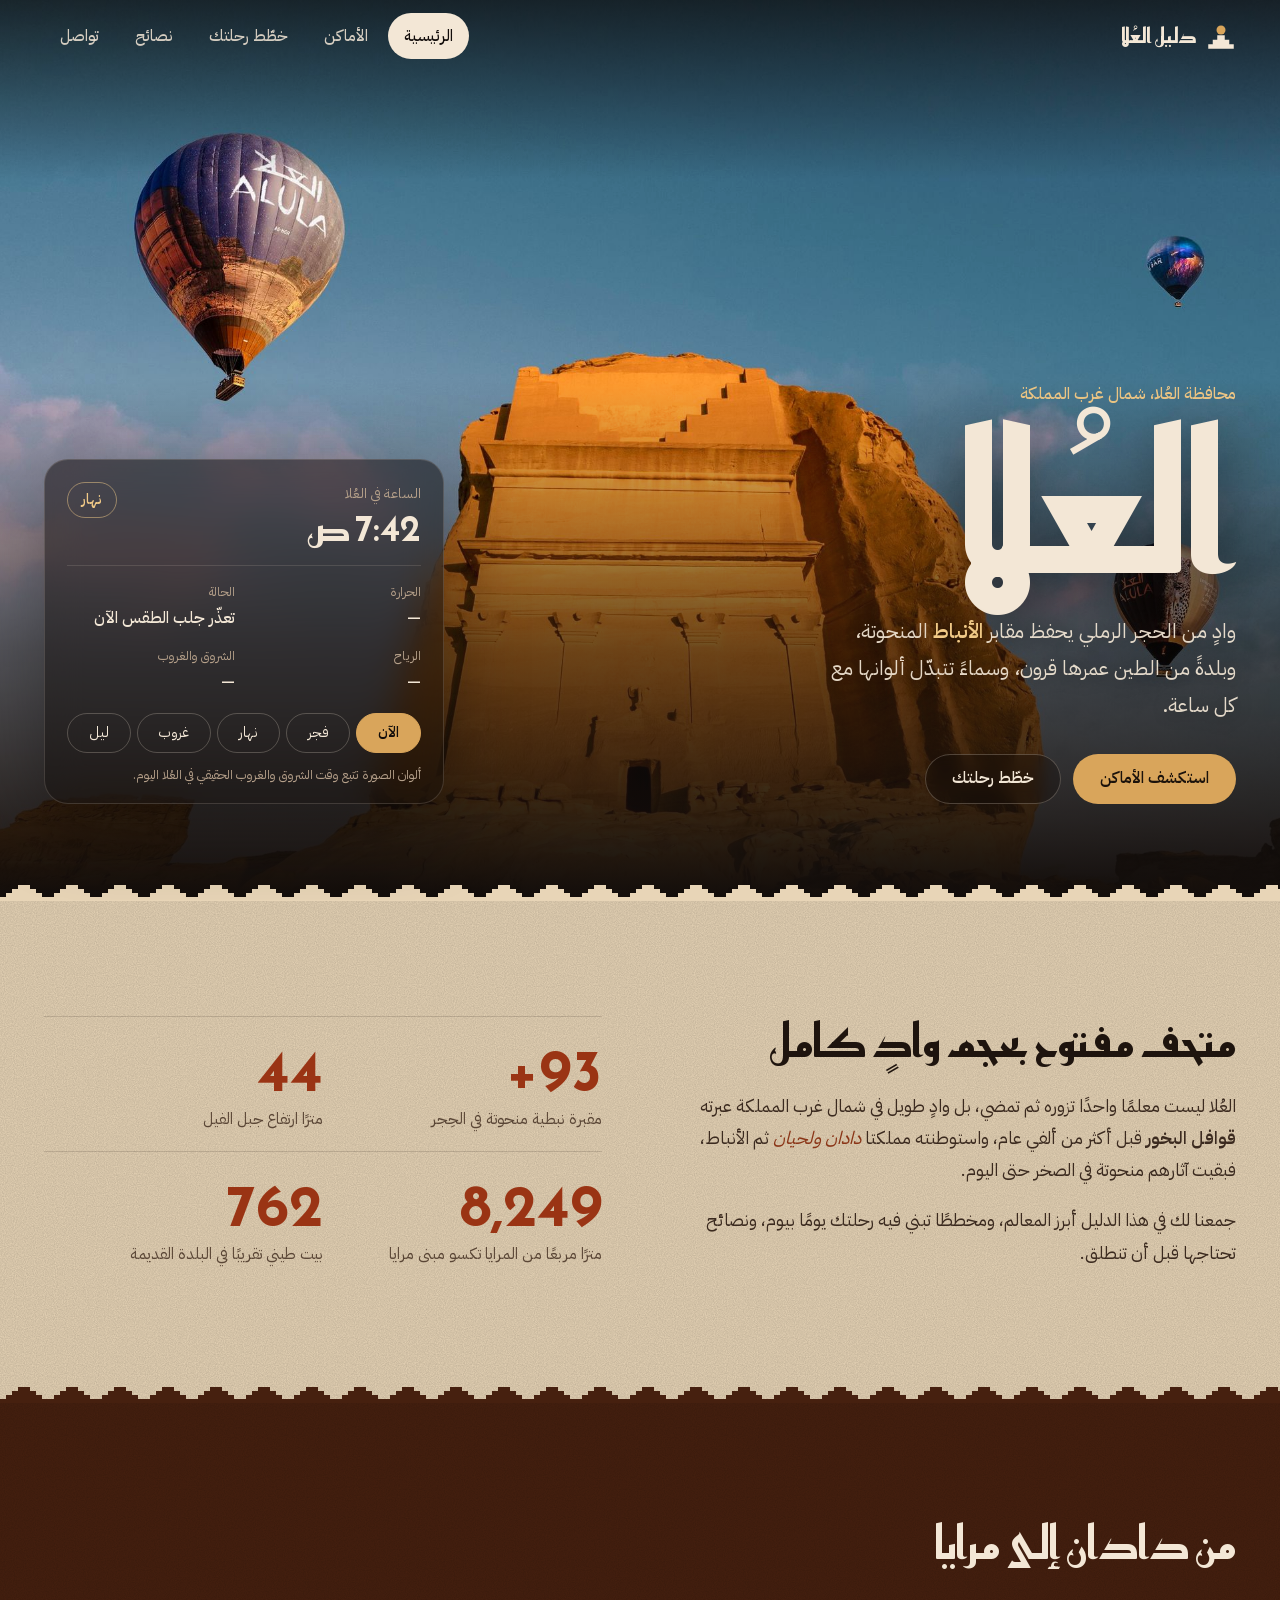
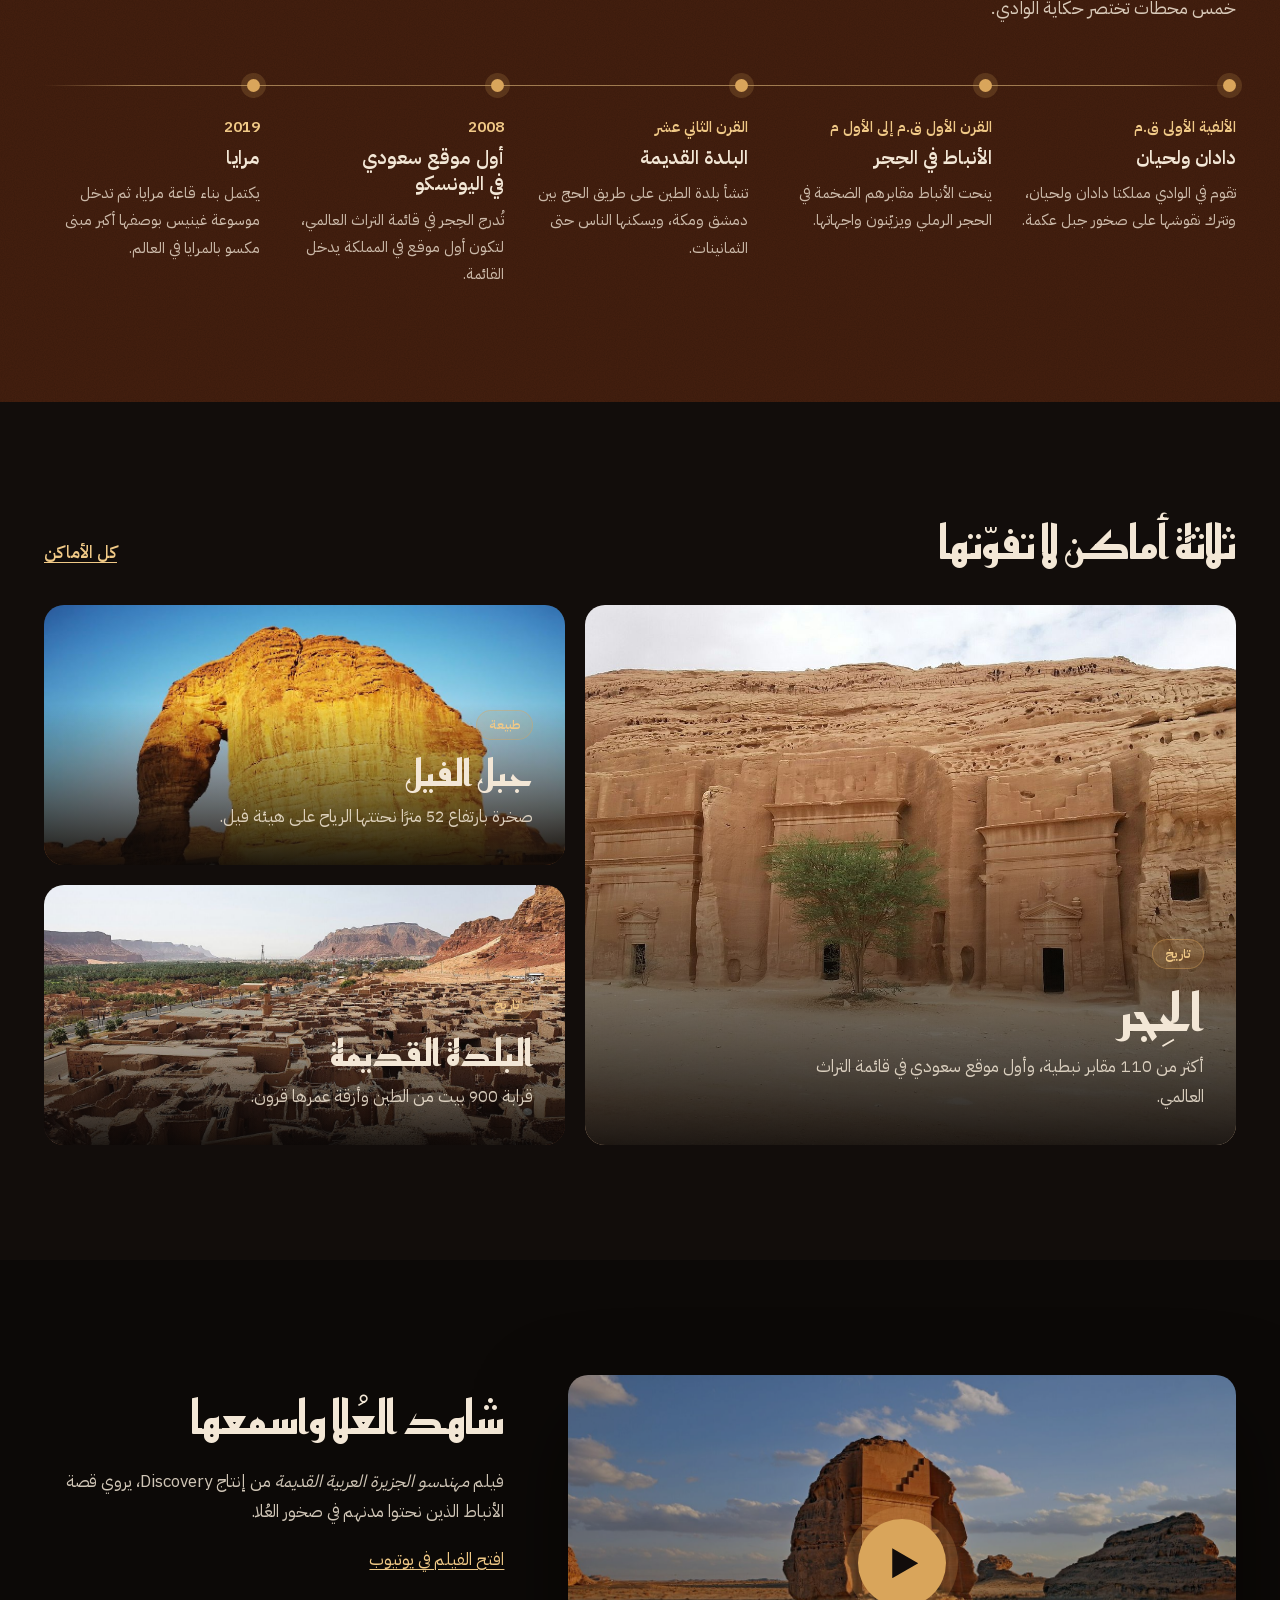
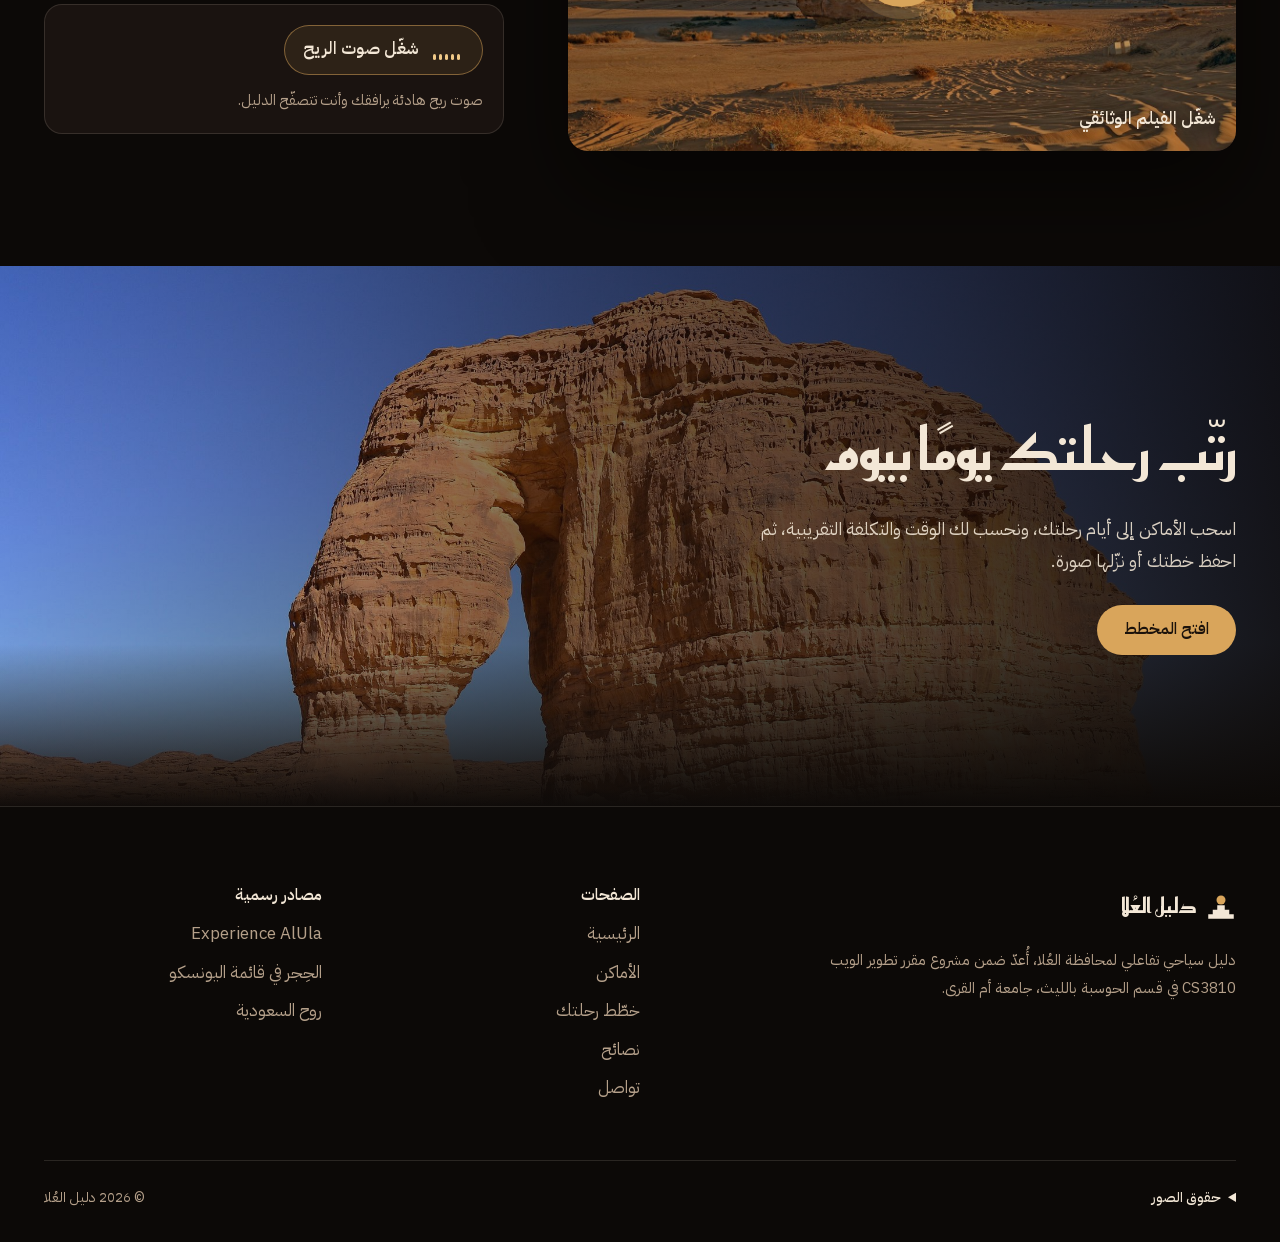
<file: index.html>
<!DOCTYPE html>
<html lang="ar" dir="rtl">
<head>
<meta charset="UTF-8">
<meta name="viewport" content="width=device-width, initial-scale=1">
<title>دليل العُلا | واحة التاريخ في شمال غرب المملكة</title>
<meta name="description" content="دليل سياحي تفاعلي لمحافظة العُلا: أبرز المعالم، ومخطط رحلات، وطقس مباشر.">
<meta name="theme-color" content="#120d0b">
<link rel="icon" href="media/favicon.svg" type="image/svg+xml">
<link rel="stylesheet" href="css/style.css">
</head>
<body class="page-home" data-page="home">
<a class="skip-link" href="#main">انتقل إلى المحتوى</a>
<header class="site-header" id="top">
  <div class="bar">
    <a class="brand" href="index.html">
      <svg class="brand-mark" viewBox="0 0 40 40" aria-hidden="true"><circle cx="20" cy="12" r="6"/><path d="M3 37v-6h6v-6h6v-6h10v6h6v6h6v6z"/></svg>
      <span class="brand-name">دليل العُلا</span>
    </a>
    <button class="nav-toggle" type="button" aria-expanded="false" aria-controls="site-nav">
      <span class="nav-toggle-lines" aria-hidden="true"><i></i><i></i></span>
      <span class="sr-only">القائمة</span>
    </button>
    <nav class="site-nav" id="site-nav" aria-label="التنقل الرئيسي">
      <ul>
        <li><a href="index.html" aria-current="page">الرئيسية</a></li>
        <li><a href="places.html">الأماكن</a></li>
        <li><a href="planner.html">خطّط رحلتك</a></li>
        <li><a href="tips.html">نصائح</a></li>
        <li><a href="contact.html">تواصل</a></li>
      </ul>
    </nav>
  </div>
</header>

<main id="main">
<section class="hero" id="hero" data-phase="sunset" aria-labelledby="hero-title">
  <div class="hero-media">
    <img class="hero-img" src="media/hero-hegra.jpg" alt="قصر الفريد في الحِجر تحت ضوء ذهبي ومناطيد تحلّق في السماء" fetchpriority="high">
    <div class="hero-tint tint-dawn" aria-hidden="true"></div>
    <div class="hero-tint tint-sunset" aria-hidden="true"></div>
    <div class="hero-tint tint-night" aria-hidden="true"></div>
    <canvas class="hero-stars" id="stars" aria-hidden="true"></canvas>
    <div class="hero-shade" aria-hidden="true"></div>
  </div>

  <div class="wrap hero-layout">
    <div class="hero-copy">
      <p class="hero-place">محافظة العُلا، شمال غرب المملكة</p>
      <h1 id="hero-title">العُلا</h1>
      <p class="hero-lead">وادٍ من الحجر الرملي يحفظ مقابر <b>الأنباط</b> المنحوتة، وبلدةً من الطين عمرها قرون، وسماءً تتبدّل ألوانها مع كل ساعة.</p>
      <div class="hero-actions">
        <a class="btn btn-gold" href="places.html">استكشف الأماكن</a>
        <a class="btn btn-ghost" href="planner.html">خطّط رحلتك</a>
      </div>
    </div>

    <aside class="sky-panel" aria-label="الوقت والطقس في العُلا الآن">
      <div class="sky-head">
        <div>
          <span class="sky-label">الساعة في العُلا</span>
          <strong class="sky-time" id="alula-time">--:--</strong>
        </div>
        <span class="sky-phase" id="phase-name">غروب</span>
      </div>
      <dl class="weather">
        <div><dt>الحرارة</dt><dd id="w-temp">--</dd></div>
        <div><dt>الحالة</dt><dd id="w-desc">جارٍ التحميل</dd></div>
        <div><dt>الرياح</dt><dd id="w-wind">--</dd></div>
        <div><dt>الشروق والغروب</dt><dd id="w-sun">--</dd></div>
      </dl>
      <div class="phase-switch" role="group" aria-label="غيّر لون السماء">
        <button type="button" data-phase="auto" aria-pressed="true">الآن</button>
        <button type="button" data-phase="dawn" aria-pressed="false">فجر</button>
        <button type="button" data-phase="day" aria-pressed="false">نهار</button>
        <button type="button" data-phase="sunset" aria-pressed="false">غروب</button>
        <button type="button" data-phase="night" aria-pressed="false">ليل</button>
      </div>
      <p class="sky-note">ألوان الصورة تتبع وقت الشروق والغروب الحقيقي في العُلا اليوم.</p>
    </aside>
  </div>
</section>

<section class="band band-sand steps-top" id="intro" aria-labelledby="intro-title">
  <div class="wrap intro-grid">
    <div class="intro-text">
      <h2 id="intro-title">متحف مفتوح بحجم وادٍ كامل</h2>
      <p>العُلا ليست معلمًا واحدًا تزوره ثم تمضي، بل وادٍ طويل في شمال غرب المملكة عبرته <b>قوافل البخور</b> قبل أكثر من ألفي عام، واستوطنته مملكتا <i>دادان ولحيان</i> ثم الأنباط، فبقيت آثارهم منحوتة في الصخر حتى اليوم.</p>
      <p>جمعنا لك في هذا الدليل أبرز المعالم، ومخططًا تبني فيه رحلتك يومًا بيوم، ونصائح تحتاجها قبل أن تنطلق.</p>
    </div>
    <ul class="facts">
      <li><strong data-count="110" data-suffix="+">110+</strong><span>مقبرة نبطية منحوتة في الحِجر</span></li>
      <li><strong data-count="52">52</strong><span>مترًا ارتفاع جبل الفيل</span></li>
      <li><strong data-count="9740">9,740</strong><span>مترًا مربعًا من المرايا تكسو مبنى مرايا</span></li>
      <li><strong data-count="900">900</strong><span>بيت طيني تقريبًا في البلدة القديمة</span></li>
    </ul>
  </div>
</section>

<section class="band band-ember steps-top" aria-labelledby="timeline-title">
  <div class="wrap">
    <h2 id="timeline-title">من دادان إلى مرايا</h2>
    <p class="section-lead">خمس محطات تختصر حكاية الوادي.</p>
    <ol class="timeline">
      <li>
        <span class="tl-when">الألفية الأولى ق.م</span>
        <h3>دادان ولحيان</h3>
        <p>تقوم في الوادي مملكتا دادان ولحيان، وتترك نقوشها على صخور جبل عكمة.</p>
      </li>
      <li>
        <span class="tl-when">القرن الأول ق.م إلى الأول م</span>
        <h3>الأنباط في الحِجر</h3>
        <p>ينحت الأنباط مقابرهم الضخمة في الحجر الرملي ويزيّنون واجهاتها.</p>
      </li>
      <li>
        <span class="tl-when">القرن الثاني عشر</span>
        <h3>البلدة القديمة</h3>
        <p>تنشأ بلدة الطين على طريق الحج بين دمشق ومكة، ويسكنها الناس حتى الثمانينات.</p>
      </li>
      <li>
        <span class="tl-when">2008</span>
        <h3>أول موقع سعودي في اليونسكو</h3>
        <p>تُدرج الحِجر في قائمة التراث العالمي، لتكون أول موقع في المملكة يدخل القائمة.</p>
      </li>
      <li>
        <span class="tl-when">2019</span>
        <h3>مرايا</h3>
        <p>يكتمل بناء قاعة مرايا، ثم تدخل موسوعة غينيس بوصفها أكبر مبنى مكسو بالمرايا في العالم.</p>
      </li>
    </ol>
  </div>
</section>

<section class="band band-ink" aria-labelledby="featured-title">
  <div class="wrap">
    <div class="section-head">
      <h2 id="featured-title">ثلاثة أماكن لا تفوّتها</h2>
      <a class="link-more" href="places.html">كل الأماكن</a>
    </div>
    <div class="feature-grid">
      <a class="feature feature-lg" href="places.html#hegra">
        <img src="media/hegra.jpg" alt="صف من المقابر النبطية المنحوتة في واجهة صخرية بالحِجر" loading="lazy">
        <div class="feature-text">
          <span class="tag">تاريخ</span>
          <h3>الحِجر</h3>
          <p>أكثر من 110 مقابر نبطية، وأول موقع سعودي في قائمة التراث العالمي.</p>
        </div>
      </a>
      <a class="feature" href="places.html#elephant">
        <img src="media/elephant-rock.jpg" alt="جبل الفيل في ضوء ذهبي تحت سماء زرقاء" loading="lazy">
        <div class="feature-text">
          <span class="tag">طبيعة</span>
          <h3>جبل الفيل</h3>
          <p>صخرة بارتفاع 52 مترًا نحتتها الرياح على هيئة فيل.</p>
        </div>
      </a>
      <a class="feature" href="places.html#oldtown">
        <img src="media/old-town.jpg" alt="بيوت البلدة القديمة الطينية في العُلا كما تبدو من القلعة" loading="lazy">
        <div class="feature-text">
          <span class="tag">تاريخ</span>
          <h3>البلدة القديمة</h3>
          <p>قرابة 900 بيت من الطين وأزقة عمرها قرون.</p>
        </div>
      </a>
    </div>
  </div>
</section>

<section class="band band-deep" aria-labelledby="film-title">
  <div class="wrap film-grid">
    <div class="film-player" id="film">
      <button class="film-facade" type="button" id="film-play" data-video="z8A0LpX7_yM">
        <img src="media/film-poster.jpg" alt="قصر الفريد وسط الصحراء في الحِجر" loading="lazy">
        <span class="play-icon" aria-hidden="true"></span>
        <span class="film-caption">شغّل الفيلم الوثائقي</span>
      </button>
    </div>
    <div class="film-text">
      <h2 id="film-title">شاهد العُلا واسمعها</h2>
      <p>فيلم <i>مهندسو الجزيرة العربية القديمة</i> من إنتاج Discovery، يروي قصة الأنباط الذين نحتوا مدنهم في صخور العُلا.</p>
      <p><a class="link-ext" href="https://www.youtube.com/watch?v=z8A0LpX7_yM" target="_blank" rel="noopener">افتح الفيلم في يوتيوب</a></p>
      <div class="sound-card">
        <button class="sound-btn" type="button" id="sound-toggle" aria-pressed="false">
          <span class="eq" aria-hidden="true"><i></i><i></i><i></i><i></i><i></i></span>
          <span class="sound-label">شغّل صوت الريح</span>
        </button>
        <p>صوت ريح هادئة يرافقك وأنت تتصفّح الدليل.</p>
        <audio id="desert-audio" src="media/desert-wind.mp3" loop preload="none">متصفحك لا يدعم تشغيل الصوت.</audio>
      </div>
    </div>
  </div>
</section>

<section class="cta" aria-labelledby="cta-title">
  <img class="cta-bg" src="media/cta.jpg" alt="" loading="lazy">
  <div class="wrap cta-inner">
    <h2 id="cta-title">رتّب رحلتك يومًا بيوم</h2>
    <p>اسحب الأماكن إلى أيام رحلتك، ونحسب لك الوقت والتكلفة التقريبية، ثم احفظ خطتك أو نزّلها صورة.</p>
    <a class="btn btn-gold" href="planner.html">افتح المخطط</a>
  </div>
</section>

</main>
<footer class="site-footer">
  <div class="wrap footer-grid">
    <div class="footer-brand">
      <a class="brand" href="index.html">
        <svg class="brand-mark" viewBox="0 0 40 40" aria-hidden="true"><circle cx="20" cy="12" r="6"/><path d="M3 37v-6h6v-6h6v-6h10v6h6v6h6v6z"/></svg>
        <span class="brand-name">دليل العُلا</span>
      </a>
      <p>دليل سياحي تفاعلي لمحافظة العُلا، أُعدّ ضمن مشروع مقرر تطوير الويب <span dir="ltr">CS3810</span> في قسم الحوسبة بالليث، جامعة أم القرى.</p>
    </div>
    <nav class="footer-col" aria-label="صفحات الموقع">
      <h2>الصفحات</h2>
      <ul>
        <li><a href="index.html">الرئيسية</a></li>
        <li><a href="places.html">الأماكن</a></li>
        <li><a href="planner.html">خطّط رحلتك</a></li>
        <li><a href="tips.html">نصائح</a></li>
        <li><a href="contact.html">تواصل</a></li>
      </ul>
    </nav>
    <div class="footer-col">
      <h2>مصادر رسمية</h2>
      <ul>
        <li><a href="https://www.experiencealula.com" target="_blank" rel="noopener">Experience AlUla</a></li>
        <li><a href="https://whc.unesco.org/en/list/1293" target="_blank" rel="noopener">الحِجر في قائمة اليونسكو</a></li>
        <li><a href="https://www.visitsaudi.com" target="_blank" rel="noopener">روح السعودية</a></li>
      </ul>
    </div>
  </div>
  <div class="wrap footer-bottom">
    <details class="credits">
      <summary>حقوق الصور</summary>
      <p>جميع الصور من <a href="https://commons.wikimedia.org" target="_blank" rel="noopener">ويكيميديا كومنز</a> برخص حرة، مع حفظ حق كل مصوّر.</p>
      <ul>
        <li><a href="https://commons.wikimedia.org/wiki/File:%22Summer_Untold%22_Campaign_Launched%2C_AlUla_%282024%29.jpg" target="_blank" rel="noopener">قصر الفريد في الحِجر</a>، تصوير وكالة الأنباء السعودية (واس)، <span dir="ltr">CC BY-SA 4.0</span></li>
        <li><a href="https://commons.wikimedia.org/wiki/File:20141006_143132_resized.jpg" target="_blank" rel="noopener">مقابر الحِجر</a>، تصوير Franksuresh، <span dir="ltr">CC0</span></li>
        <li><a href="https://commons.wikimedia.org/wiki/File:Elephant_Rock_Al_Ula.jpg" target="_blank" rel="noopener">جبل الفيل</a>، تصوير Lukas31، <span dir="ltr">CC BY-SA 4.0</span></li>
        <li><a href="https://commons.wikimedia.org/wiki/File:Maraya_Concert_Hall_20260130_5.jpg" target="_blank" rel="noopener">مرايا</a>، تصوير Z thomas، <span dir="ltr">CC BY 4.0</span></li>
        <li><a href="https://commons.wikimedia.org/wiki/File:Al-Ula_Old_Town_2021.jpg" target="_blank" rel="noopener">البلدة القديمة</a>، تصوير Richard Mortel، <span dir="ltr">CC BY 2.0</span></li>
        <li><a href="https://commons.wikimedia.org/wiki/File:Ancient_site_of_Dadan_at_al-Ula%2C_1st_millenium_BCE%2C_Saudi_Arabia_1.jpg" target="_blank" rel="noopener">دادان</a>، تصوير Richard Mortel، <span dir="ltr">CC BY 2.0</span></li>
        <li><a href="https://commons.wikimedia.org/wiki/File:Jabal_Ikmah%2C_ancient_Arabian_rock_art_and_inscription_site%3B_1st_millenium_BCE%3B_al-Ula%2C_Saudi_Arabia_%2819%29.jpg" target="_blank" rel="noopener">جبل عكمة</a>، تصوير Richard Mortel، <span dir="ltr">CC BY 2.0</span></li>
        <li><a href="https://commons.wikimedia.org/wiki/File:Al_Ula_%286748577917%29.jpg" target="_blank" rel="noopener">إطلالة على واحة العُلا</a>، تصوير Sammy Six، <span dir="ltr">CC BY 2.0</span></li>
        <li><a href="https://commons.wikimedia.org/wiki/File:%D9%82%D8%B5%D8%B1_%D8%A7%D9%84%D9%81%D8%B1%D9%8A%D8%AF.jpg" target="_blank" rel="noopener">قصر الفريد والأزهار البرية</a>، تصوير وكالة الأنباء السعودية (واس)، <span dir="ltr">CC BY-SA 4.0</span></li>
        <li><a href="https://commons.wikimedia.org/wiki/File:Al_Ula_%286749309959%29.jpg" target="_blank" rel="noopener">جبال العُلا</a>، تصوير Sammy Six، <span dir="ltr">CC BY 2.0</span></li>
        <li><a href="https://commons.wikimedia.org/wiki/File:Ancient_site_of_Dadan_at_al-Ula%2C_1st_millenium_BCE%2C_Saudi_Arabia_36.jpg" target="_blank" rel="noopener">واحة العُلا قرب دادان</a>، تصوير Richard Mortel، <span dir="ltr">CC BY 2.0</span></li>
        <li><a href="https://commons.wikimedia.org/wiki/File:Al-Ula_Old_Town_2021_Wikivoyage_banner.jpg" target="_blank" rel="noopener">بانوراما البلدة القديمة</a>، تصوير Richard Mortel، <span dir="ltr">CC BY 2.0</span></li>
        <li><a href="https://commons.wikimedia.org/wiki/File:Madain_Saleh_2017_02.jpg" target="_blank" rel="noopener">الحِجر</a>، تصوير Ahmad AlHasanat، <span dir="ltr">CC BY-SA 4.0</span></li>
        <li><a href="https://commons.wikimedia.org/wiki/File:Elephant_Rock_%286736020449%29.jpg" target="_blank" rel="noopener">جبل الفيل من بعيد</a>، تصوير Sammy Six، <span dir="ltr">CC BY 2.0</span></li>
      </ul>
    </details>
    <p class="copy">© 2026 دليل العُلا</p>
  </div>
</footer>

<script src="js/script.js"></script>
</body>
</html>
</file>
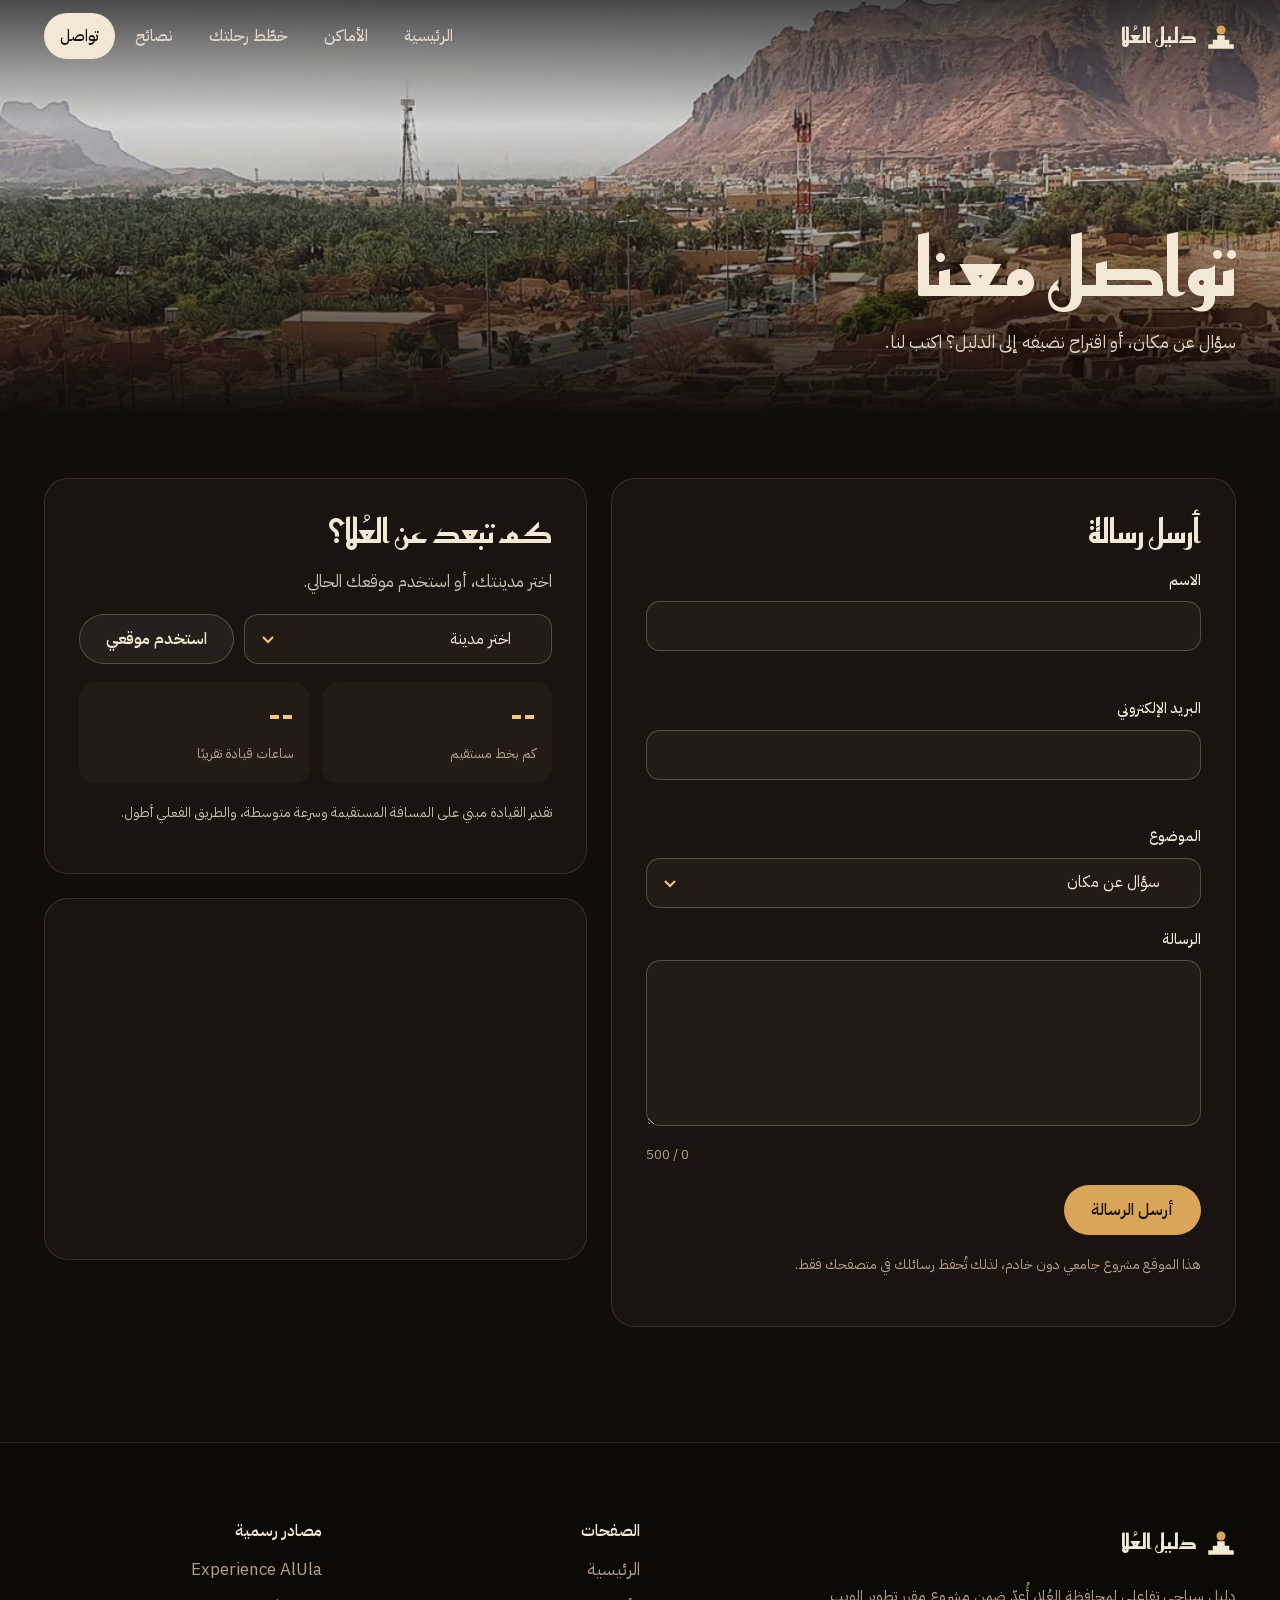
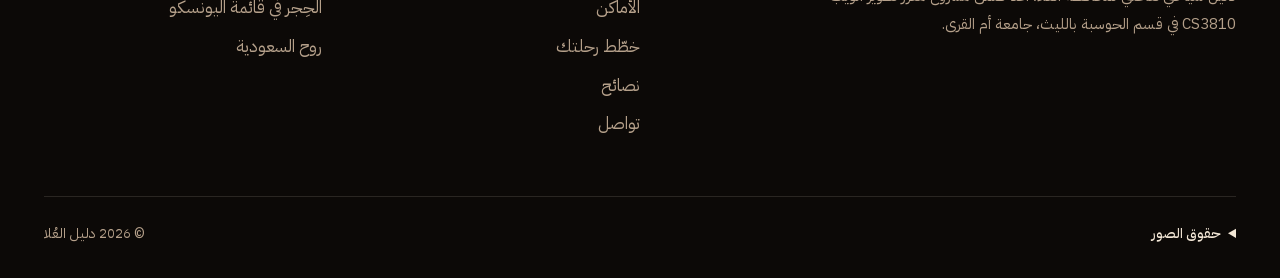
<file: contact.html>
<!DOCTYPE html>
<html lang="ar" dir="rtl">
<head>
<meta charset="UTF-8">
<meta name="viewport" content="width=device-width, initial-scale=1">
<title>تواصل معنا | دليل العُلا</title>
<meta name="description" content="راسل فريق دليل العُلا واحسب المسافة من مدينتك.">
<meta name="theme-color" content="#120d0b">
<link rel="icon" href="media/favicon.svg" type="image/svg+xml">
<link rel="stylesheet" href="css/style.css">
</head>
<body class="page-contact" data-page="contact">
<a class="skip-link" href="#main">انتقل إلى المحتوى</a>
<header class="site-header" id="top">
  <div class="bar">
    <a class="brand" href="index.html">
      <svg class="brand-mark" viewBox="0 0 40 40" aria-hidden="true"><circle cx="20" cy="12" r="6"/><path d="M3 37v-6h6v-6h6v-6h10v6h6v6h6v6z"/></svg>
      <span class="brand-name">دليل العُلا</span>
    </a>
    <button class="nav-toggle" type="button" aria-expanded="false" aria-controls="site-nav">
      <span class="nav-toggle-lines" aria-hidden="true"><i></i><i></i></span>
      <span class="sr-only">القائمة</span>
    </button>
    <nav class="site-nav" id="site-nav" aria-label="التنقل الرئيسي">
      <ul>
        <li><a href="index.html">الرئيسية</a></li>
        <li><a href="places.html">الأماكن</a></li>
        <li><a href="planner.html">خطّط رحلتك</a></li>
        <li><a href="tips.html">نصائح</a></li>
        <li><a href="contact.html" aria-current="page">تواصل</a></li>
      </ul>
    </nav>
  </div>
</header>

<main id="main">
<section class="page-hero page-hero-short">
  <img class="page-hero-img" src="media/banner-contact.jpg" alt="بانوراما لبيوت البلدة القديمة في العُلا">
  <div class="wrap page-hero-text">
    <h1>تواصل معنا</h1>
    <p>سؤال عن مكان، أو اقتراح نضيفه إلى الدليل؟ اكتب لنا.</p>
  </div>
</section>

<section class="band band-ink" aria-labelledby="form-title">
  <div class="wrap contact-grid">
    <div class="panel form-panel">
      <h2 id="form-title">أرسل رسالة</h2>
      <form id="contact-form" novalidate>
        <div class="field">
          <label for="c-name">الاسم</label>
          <input id="c-name" name="name" type="text" autocomplete="name" aria-describedby="c-name-error">
          <p class="error" id="c-name-error" aria-live="polite"></p>
        </div>
        <div class="field">
          <label for="c-email">البريد الإلكتروني</label>
          <input id="c-email" name="email" type="email" autocomplete="email" dir="ltr" aria-describedby="c-email-error">
          <p class="error" id="c-email-error" aria-live="polite"></p>
        </div>
        <div class="field">
          <label for="c-topic">الموضوع</label>
          <select id="c-topic" name="topic">
            <option>سؤال عن مكان</option>
            <option>اقتراح مكان جديد</option>
            <option>ملاحظة على الموقع</option>
          </select>
        </div>
        <div class="field">
          <label for="c-message">الرسالة</label>
          <textarea id="c-message" name="message" rows="5" maxlength="500" aria-describedby="c-message-error c-count"></textarea>
          <div class="field-foot">
            <p class="error" id="c-message-error" aria-live="polite"></p>
            <span class="counter" id="c-count">0 / 500</span>
          </div>
        </div>
        <button type="submit" class="btn btn-gold">أرسل الرسالة</button>
        <p class="fine">هذا الموقع مشروع جامعي دون خادم، لذلك تُحفظ رسائلك في متصفحك فقط.</p>
      </form>
      <div class="sent" id="sent-box" hidden>
        <h3>رسائلك المحفوظة</h3>
        <ul class="sent-list" id="sent-list"></ul>
      </div>
    </div>

    <div class="side">
      <div class="panel distance-card">
        <h2>كم تبعد عن العُلا؟</h2>
        <p>اختر مدينتك، أو استخدم موقعك الحالي.</p>
        <div class="distance-controls">
          <label class="sr-only" for="city">مدينتك</label>
          <select id="city">
            <option value="">اختر مدينة</option>
            <option value="21.4858,39.1925">جدة</option>
            <option value="21.3891,39.8579">مكة المكرمة</option>
            <option value="24.4686,39.6142">المدينة المنورة</option>
            <option value="20.1497,40.2700">الليث</option>
            <option value="21.2703,40.4158">الطائف</option>
            <option value="24.7136,46.6753">الرياض</option>
            <option value="26.4207,50.0888">الدمام</option>
            <option value="28.3835,36.5662">تبوك</option>
            <option value="18.2164,42.5053">أبها</option>
          </select>
          <button type="button" class="btn btn-ghost" id="locate">استخدم موقعي</button>
        </div>
        <div class="distance-result" aria-live="polite">
          <div><b id="d-km">--</b><span>كم بخط مستقيم</span></div>
          <div><b id="d-drive">--</b><span>ساعات قيادة تقريبًا</span></div>
        </div>
        <p class="fine" id="d-note">تقدير القيادة مبني على المسافة المستقيمة وسرعة متوسطة، والطريق الفعلي أطول.</p>
      </div>
      <div class="panel map-embed">
        <iframe src="https://www.google.com/maps?q=AlUla%20Old%20Town&amp;z=12&amp;output=embed" title="خريطة البلدة القديمة في العُلا" loading="lazy" referrerpolicy="no-referrer-when-downgrade"></iframe>
      </div>
    </div>
  </div>
</section>

</main>
<footer class="site-footer">
  <div class="wrap footer-grid">
    <div class="footer-brand">
      <a class="brand" href="index.html">
        <svg class="brand-mark" viewBox="0 0 40 40" aria-hidden="true"><circle cx="20" cy="12" r="6"/><path d="M3 37v-6h6v-6h6v-6h10v6h6v6h6v6z"/></svg>
        <span class="brand-name">دليل العُلا</span>
      </a>
      <p>دليل سياحي تفاعلي لمحافظة العُلا، أُعدّ ضمن مشروع مقرر تطوير الويب <span dir="ltr">CS3810</span> في قسم الحوسبة بالليث، جامعة أم القرى.</p>
    </div>
    <nav class="footer-col" aria-label="صفحات الموقع">
      <h2>الصفحات</h2>
      <ul>
        <li><a href="index.html">الرئيسية</a></li>
        <li><a href="places.html">الأماكن</a></li>
        <li><a href="planner.html">خطّط رحلتك</a></li>
        <li><a href="tips.html">نصائح</a></li>
        <li><a href="contact.html">تواصل</a></li>
      </ul>
    </nav>
    <div class="footer-col">
      <h2>مصادر رسمية</h2>
      <ul>
        <li><a href="https://www.experiencealula.com" target="_blank" rel="noopener">Experience AlUla</a></li>
        <li><a href="https://whc.unesco.org/en/list/1293" target="_blank" rel="noopener">الحِجر في قائمة اليونسكو</a></li>
        <li><a href="https://www.visitsaudi.com" target="_blank" rel="noopener">روح السعودية</a></li>
      </ul>
    </div>
  </div>
  <div class="wrap footer-bottom">
    <details class="credits">
      <summary>حقوق الصور</summary>
      <p>جميع الصور من <a href="https://commons.wikimedia.org" target="_blank" rel="noopener">ويكيميديا كومنز</a> برخص حرة، مع حفظ حق كل مصوّر.</p>
      <ul>
        <li><a href="https://commons.wikimedia.org/wiki/File:%22Summer_Untold%22_Campaign_Launched%2C_AlUla_%282024%29.jpg" target="_blank" rel="noopener">قصر الفريد في الحِجر</a>، تصوير وكالة الأنباء السعودية (واس)، <span dir="ltr">CC BY-SA 4.0</span></li>
        <li><a href="https://commons.wikimedia.org/wiki/File:20141006_143132_resized.jpg" target="_blank" rel="noopener">مقابر الحِجر</a>، تصوير Franksuresh، <span dir="ltr">CC0</span></li>
        <li><a href="https://commons.wikimedia.org/wiki/File:Elephant_Rock_Al_Ula.jpg" target="_blank" rel="noopener">جبل الفيل</a>، تصوير Lukas31، <span dir="ltr">CC BY-SA 4.0</span></li>
        <li><a href="https://commons.wikimedia.org/wiki/File:Maraya_Concert_Hall_20260130_5.jpg" target="_blank" rel="noopener">مرايا</a>، تصوير Z thomas، <span dir="ltr">CC BY 4.0</span></li>
        <li><a href="https://commons.wikimedia.org/wiki/File:Al-Ula_Old_Town_2021.jpg" target="_blank" rel="noopener">البلدة القديمة</a>، تصوير Richard Mortel، <span dir="ltr">CC BY 2.0</span></li>
        <li><a href="https://commons.wikimedia.org/wiki/File:Ancient_site_of_Dadan_at_al-Ula%2C_1st_millenium_BCE%2C_Saudi_Arabia_1.jpg" target="_blank" rel="noopener">دادان</a>، تصوير Richard Mortel، <span dir="ltr">CC BY 2.0</span></li>
        <li><a href="https://commons.wikimedia.org/wiki/File:Jabal_Ikmah%2C_ancient_Arabian_rock_art_and_inscription_site%3B_1st_millenium_BCE%3B_al-Ula%2C_Saudi_Arabia_%2819%29.jpg" target="_blank" rel="noopener">جبل عكمة</a>، تصوير Richard Mortel، <span dir="ltr">CC BY 2.0</span></li>
        <li><a href="https://commons.wikimedia.org/wiki/File:Al_Ula_%286748577917%29.jpg" target="_blank" rel="noopener">إطلالة على واحة العُلا</a>، تصوير Sammy Six، <span dir="ltr">CC BY 2.0</span></li>
        <li><a href="https://commons.wikimedia.org/wiki/File:%D9%82%D8%B5%D8%B1_%D8%A7%D9%84%D9%81%D8%B1%D9%8A%D8%AF.jpg" target="_blank" rel="noopener">قصر الفريد والأزهار البرية</a>، تصوير وكالة الأنباء السعودية (واس)، <span dir="ltr">CC BY-SA 4.0</span></li>
        <li><a href="https://commons.wikimedia.org/wiki/File:Al_Ula_%286749309959%29.jpg" target="_blank" rel="noopener">جبال العُلا</a>، تصوير Sammy Six، <span dir="ltr">CC BY 2.0</span></li>
        <li><a href="https://commons.wikimedia.org/wiki/File:Ancient_site_of_Dadan_at_al-Ula%2C_1st_millenium_BCE%2C_Saudi_Arabia_36.jpg" target="_blank" rel="noopener">واحة العُلا قرب دادان</a>، تصوير Richard Mortel، <span dir="ltr">CC BY 2.0</span></li>
        <li><a href="https://commons.wikimedia.org/wiki/File:Al-Ula_Old_Town_2021_Wikivoyage_banner.jpg" target="_blank" rel="noopener">بانوراما البلدة القديمة</a>، تصوير Richard Mortel، <span dir="ltr">CC BY 2.0</span></li>
        <li><a href="https://commons.wikimedia.org/wiki/File:Madain_Saleh_2017_02.jpg" target="_blank" rel="noopener">الحِجر</a>، تصوير Ahmad AlHasanat، <span dir="ltr">CC BY-SA 4.0</span></li>
        <li><a href="https://commons.wikimedia.org/wiki/File:Elephant_Rock_%286736020449%29.jpg" target="_blank" rel="noopener">جبل الفيل من بعيد</a>، تصوير Sammy Six، <span dir="ltr">CC BY 2.0</span></li>
      </ul>
    </details>
    <p class="copy">© 2026 دليل العُلا</p>
  </div>
</footer>

<script src="js/script.js"></script>
</body>
</html>
</file>
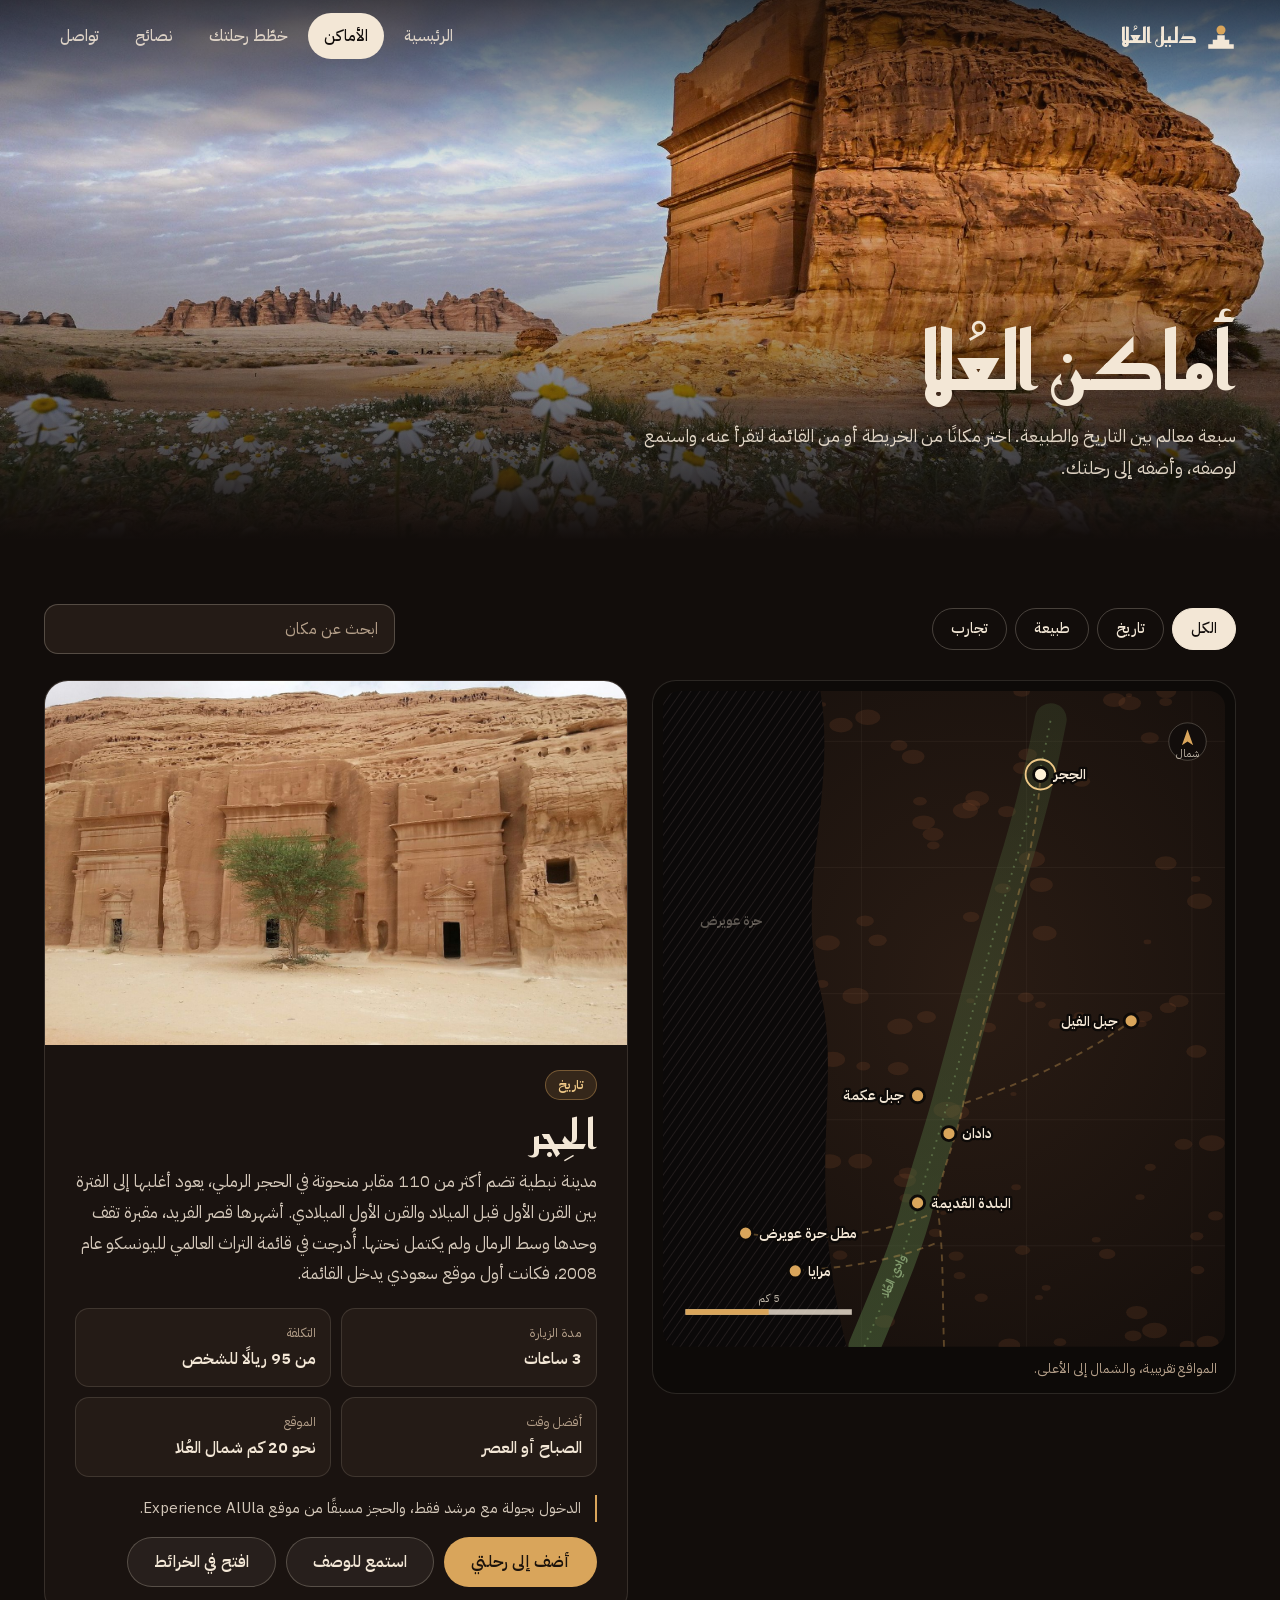
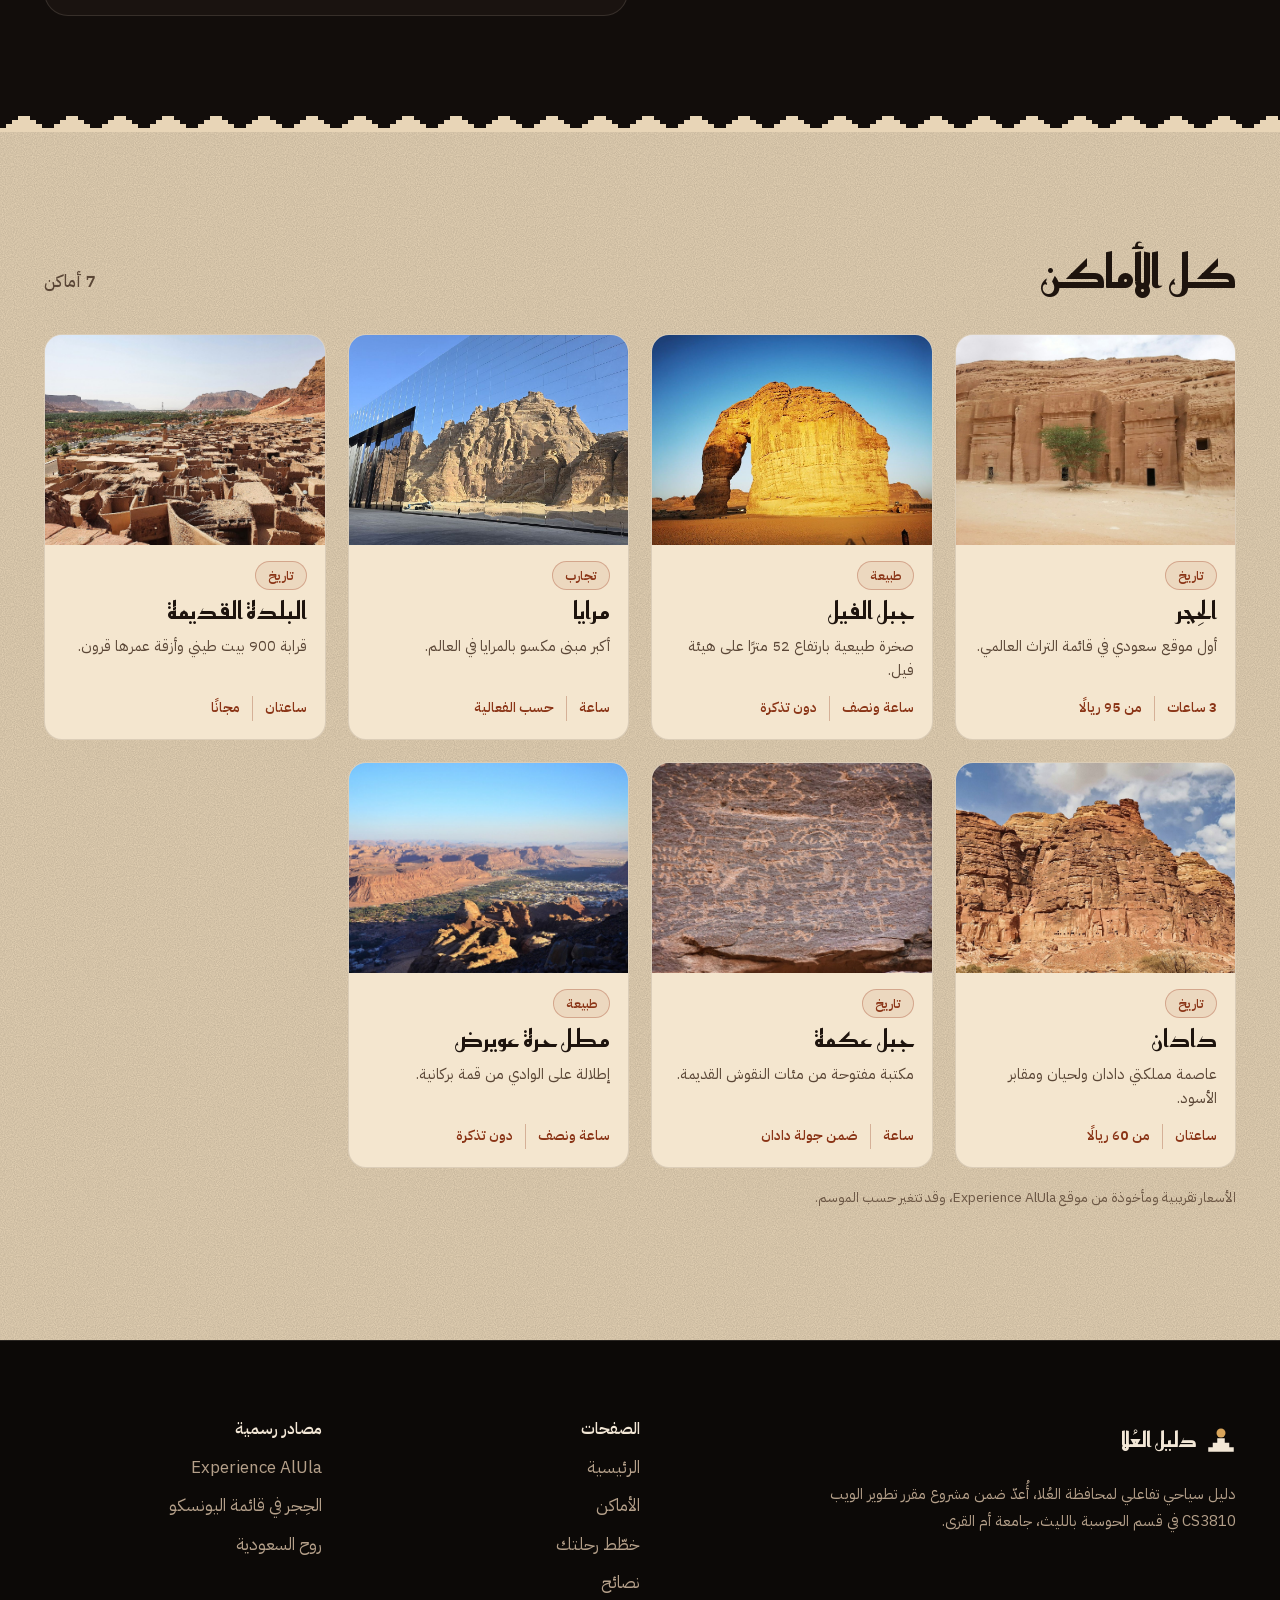
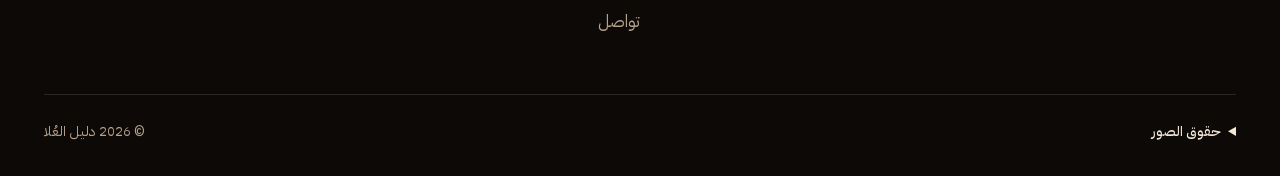
<file: places.html>
<!DOCTYPE html>
<html lang="ar" dir="rtl">
<head>
<meta charset="UTF-8">
<meta name="viewport" content="width=device-width, initial-scale=1">
<title>أماكن العُلا | دليل العُلا</title>
<meta name="description" content="خريطة تفاعلية لأبرز معالم العُلا مع وصف كل مكان ومدة زيارته وتكلفته التقريبية.">
<meta name="theme-color" content="#120d0b">
<link rel="icon" href="media/favicon.svg" type="image/svg+xml">
<link rel="stylesheet" href="css/style.css">
</head>
<body class="page-places" data-page="places">
<a class="skip-link" href="#main">انتقل إلى المحتوى</a>
<header class="site-header" id="top">
  <div class="bar">
    <a class="brand" href="index.html">
      <svg class="brand-mark" viewBox="0 0 40 40" aria-hidden="true"><circle cx="20" cy="12" r="6"/><path d="M3 37v-6h6v-6h6v-6h10v6h6v6h6v6z"/></svg>
      <span class="brand-name">دليل العُلا</span>
    </a>
    <button class="nav-toggle" type="button" aria-expanded="false" aria-controls="site-nav">
      <span class="nav-toggle-lines" aria-hidden="true"><i></i><i></i></span>
      <span class="sr-only">القائمة</span>
    </button>
    <nav class="site-nav" id="site-nav" aria-label="التنقل الرئيسي">
      <ul>
        <li><a href="index.html">الرئيسية</a></li>
        <li><a href="places.html" aria-current="page">الأماكن</a></li>
        <li><a href="planner.html">خطّط رحلتك</a></li>
        <li><a href="tips.html">نصائح</a></li>
        <li><a href="contact.html">تواصل</a></li>
      </ul>
    </nav>
  </div>
</header>

<main id="main">
<section class="page-hero">
  <img class="page-hero-img" src="media/banner-places.jpg" alt="قصر الفريد في الحِجر وأمامه أزهار برية">
  <div class="wrap page-hero-text">
    <h1>أماكن العُلا</h1>
    <p>سبعة معالم بين التاريخ والطبيعة. اختر مكانًا من الخريطة أو من القائمة لتقرأ عنه، واستمع لوصفه، وأضفه إلى رحلتك.</p>
  </div>
</section>

<section class="band band-ink" aria-labelledby="explorer-title">
  <div class="wrap">
    <h2 class="sr-only" id="explorer-title">مستكشف الأماكن</h2>
    <div class="toolbar">
      <div class="chips" role="group" aria-label="تصفية حسب النوع">
        <button class="chip" type="button" data-filter="all" aria-pressed="true">الكل</button>
        <button class="chip" type="button" data-filter="history" aria-pressed="false">تاريخ</button>
        <button class="chip" type="button" data-filter="nature" aria-pressed="false">طبيعة</button>
        <button class="chip" type="button" data-filter="experience" aria-pressed="false">تجارب</button>
      </div>
      <label class="search">
        <span class="sr-only">ابحث عن مكان</span>
        <input type="search" id="place-search" placeholder="ابحث عن مكان" autocomplete="off">
      </label>
    </div>

    <div class="explorer">
      <figure class="map-card">
        <svg id="map" viewBox="0 0 600 700" role="group" aria-labelledby="map-title">
          <title id="map-title">خريطة توضيحية لمواقع معالم العُلا</title>
        </svg>
        <figcaption>المواقع تقريبية، والشمال إلى الأعلى.</figcaption>
      </figure>
      <article class="detail" id="detail" aria-live="polite">
        <img class="detail-img" src="media/hegra.jpg" alt="صف من المقابر النبطية المنحوتة في واجهة صخرية بالحِجر">
        <div class="detail-body">
          <span class="tag">تاريخ</span>
          <h2>الحِجر</h2>
          <p>مدينة نبطية تضم أكثر من 110 مقابر منحوتة في الصخر.</p>
        </div>
      </article>
    </div>
  </div>
</section>

<section class="band band-sand steps-top" aria-labelledby="all-title">
  <div class="wrap">
    <div class="section-head">
      <h2 id="all-title">كل الأماكن</h2>
      <p class="count" id="result-count">7 أماكن</p>
    </div>
    <ul class="place-grid" id="place-grid">
      <li class="place-card" data-id="hegra" data-cat="history">
        <button type="button" class="place-open" data-id="hegra">
          <img src="media/hegra.jpg" alt="صف من المقابر النبطية المنحوتة في واجهة صخرية بالحِجر" loading="lazy">
          <span class="place-info">
            <span class="tag">تاريخ</span>
            <span class="place-name">الحِجر</span>
            <span class="place-short">أول موقع سعودي في قائمة التراث العالمي.</span>
            <span class="place-meta"><span>3 ساعات</span><span>من 95 ريالًا</span></span>
          </span>
        </button>
      </li>
      <li class="place-card" data-id="elephant" data-cat="nature">
        <button type="button" class="place-open" data-id="elephant">
          <img src="media/elephant-rock.jpg" alt="جبل الفيل في ضوء ذهبي تحت سماء زرقاء" loading="lazy">
          <span class="place-info">
            <span class="tag">طبيعة</span>
            <span class="place-name">جبل الفيل</span>
            <span class="place-short">صخرة طبيعية بارتفاع 52 مترًا على هيئة فيل.</span>
            <span class="place-meta"><span>ساعة ونصف</span><span>دون تذكرة</span></span>
          </span>
        </button>
      </li>
      <li class="place-card" data-id="maraya" data-cat="experience">
        <button type="button" class="place-open" data-id="maraya">
          <img src="media/maraya.jpg" alt="واجهة مبنى مرايا تعكس الجبال المحيطة به" loading="lazy">
          <span class="place-info">
            <span class="tag">تجارب</span>
            <span class="place-name">مرايا</span>
            <span class="place-short">أكبر مبنى مكسو بالمرايا في العالم.</span>
            <span class="place-meta"><span>ساعة</span><span>حسب الفعالية</span></span>
          </span>
        </button>
      </li>
      <li class="place-card" data-id="oldtown" data-cat="history">
        <button type="button" class="place-open" data-id="oldtown">
          <img src="media/old-town.jpg" alt="بيوت البلدة القديمة الطينية في العُلا كما تبدو من القلعة" loading="lazy">
          <span class="place-info">
            <span class="tag">تاريخ</span>
            <span class="place-name">البلدة القديمة</span>
            <span class="place-short">قرابة 900 بيت طيني وأزقة عمرها قرون.</span>
            <span class="place-meta"><span>ساعتان</span><span>مجانًا</span></span>
          </span>
        </button>
      </li>
      <li class="place-card" data-id="dadan" data-cat="history">
        <button type="button" class="place-open" data-id="dadan">
          <img src="media/dadan.jpg" alt="جرف صخري شاهق في موقع دادان الأثري" loading="lazy">
          <span class="place-info">
            <span class="tag">تاريخ</span>
            <span class="place-name">دادان</span>
            <span class="place-short">عاصمة مملكتي دادان ولحيان ومقابر الأسود.</span>
            <span class="place-meta"><span>ساعتان</span><span>من 60 ريالًا</span></span>
          </span>
        </button>
      </li>
      <li class="place-card" data-id="ikmah" data-cat="history">
        <button type="button" class="place-open" data-id="ikmah">
          <img src="media/ikmah.jpg" alt="نقوش ورسوم صخرية قديمة على صخور جبل عكمة" loading="lazy">
          <span class="place-info">
            <span class="tag">تاريخ</span>
            <span class="place-name">جبل عكمة</span>
            <span class="place-short">مكتبة مفتوحة من مئات النقوش القديمة.</span>
            <span class="place-meta"><span>ساعة</span><span>ضمن جولة دادان</span></span>
          </span>
        </button>
      </li>
      <li class="place-card" data-id="harrat" data-cat="nature">
        <button type="button" class="place-open" data-id="harrat">
          <img src="media/harrat.jpg" alt="إطلالة من مكان مرتفع على واحة العُلا والجبال المحيطة" loading="lazy">
          <span class="place-info">
            <span class="tag">طبيعة</span>
            <span class="place-name">مطل حرة عويرض</span>
            <span class="place-short">إطلالة على الوادي من قمة بركانية.</span>
            <span class="place-meta"><span>ساعة ونصف</span><span>دون تذكرة</span></span>
          </span>
        </button>
      </li>
    </ul>
    <p class="empty" id="no-results" hidden>لا يوجد مكان بهذا الاسم. جرّب كلمة أخرى أو اختر «الكل».</p>
    <p class="fine">الأسعار تقريبية ومأخوذة من موقع Experience AlUla، وقد تتغير حسب الموسم.</p>
  </div>
</section>

</main>
<footer class="site-footer">
  <div class="wrap footer-grid">
    <div class="footer-brand">
      <a class="brand" href="index.html">
        <svg class="brand-mark" viewBox="0 0 40 40" aria-hidden="true"><circle cx="20" cy="12" r="6"/><path d="M3 37v-6h6v-6h6v-6h10v6h6v6h6v6z"/></svg>
        <span class="brand-name">دليل العُلا</span>
      </a>
      <p>دليل سياحي تفاعلي لمحافظة العُلا، أُعدّ ضمن مشروع مقرر تطوير الويب <span dir="ltr">CS3810</span> في قسم الحوسبة بالليث، جامعة أم القرى.</p>
    </div>
    <nav class="footer-col" aria-label="صفحات الموقع">
      <h2>الصفحات</h2>
      <ul>
        <li><a href="index.html">الرئيسية</a></li>
        <li><a href="places.html">الأماكن</a></li>
        <li><a href="planner.html">خطّط رحلتك</a></li>
        <li><a href="tips.html">نصائح</a></li>
        <li><a href="contact.html">تواصل</a></li>
      </ul>
    </nav>
    <div class="footer-col">
      <h2>مصادر رسمية</h2>
      <ul>
        <li><a href="https://www.experiencealula.com" target="_blank" rel="noopener">Experience AlUla</a></li>
        <li><a href="https://whc.unesco.org/en/list/1293" target="_blank" rel="noopener">الحِجر في قائمة اليونسكو</a></li>
        <li><a href="https://www.visitsaudi.com" target="_blank" rel="noopener">روح السعودية</a></li>
      </ul>
    </div>
  </div>
  <div class="wrap footer-bottom">
    <details class="credits">
      <summary>حقوق الصور</summary>
      <p>جميع الصور من <a href="https://commons.wikimedia.org" target="_blank" rel="noopener">ويكيميديا كومنز</a> برخص حرة، مع حفظ حق كل مصوّر.</p>
      <ul>
        <li><a href="https://commons.wikimedia.org/wiki/File:%22Summer_Untold%22_Campaign_Launched%2C_AlUla_%282024%29.jpg" target="_blank" rel="noopener">قصر الفريد في الحِجر</a>، تصوير وكالة الأنباء السعودية (واس)، <span dir="ltr">CC BY-SA 4.0</span></li>
        <li><a href="https://commons.wikimedia.org/wiki/File:20141006_143132_resized.jpg" target="_blank" rel="noopener">مقابر الحِجر</a>، تصوير Franksuresh، <span dir="ltr">CC0</span></li>
        <li><a href="https://commons.wikimedia.org/wiki/File:Elephant_Rock_Al_Ula.jpg" target="_blank" rel="noopener">جبل الفيل</a>، تصوير Lukas31، <span dir="ltr">CC BY-SA 4.0</span></li>
        <li><a href="https://commons.wikimedia.org/wiki/File:Maraya_Concert_Hall_20260130_5.jpg" target="_blank" rel="noopener">مرايا</a>، تصوير Z thomas، <span dir="ltr">CC BY 4.0</span></li>
        <li><a href="https://commons.wikimedia.org/wiki/File:Al-Ula_Old_Town_2021.jpg" target="_blank" rel="noopener">البلدة القديمة</a>، تصوير Richard Mortel، <span dir="ltr">CC BY 2.0</span></li>
        <li><a href="https://commons.wikimedia.org/wiki/File:Ancient_site_of_Dadan_at_al-Ula%2C_1st_millenium_BCE%2C_Saudi_Arabia_1.jpg" target="_blank" rel="noopener">دادان</a>، تصوير Richard Mortel، <span dir="ltr">CC BY 2.0</span></li>
        <li><a href="https://commons.wikimedia.org/wiki/File:Jabal_Ikmah%2C_ancient_Arabian_rock_art_and_inscription_site%3B_1st_millenium_BCE%3B_al-Ula%2C_Saudi_Arabia_%2819%29.jpg" target="_blank" rel="noopener">جبل عكمة</a>، تصوير Richard Mortel، <span dir="ltr">CC BY 2.0</span></li>
        <li><a href="https://commons.wikimedia.org/wiki/File:Al_Ula_%286748577917%29.jpg" target="_blank" rel="noopener">إطلالة على واحة العُلا</a>، تصوير Sammy Six، <span dir="ltr">CC BY 2.0</span></li>
        <li><a href="https://commons.wikimedia.org/wiki/File:%D9%82%D8%B5%D8%B1_%D8%A7%D9%84%D9%81%D8%B1%D9%8A%D8%AF.jpg" target="_blank" rel="noopener">قصر الفريد والأزهار البرية</a>، تصوير وكالة الأنباء السعودية (واس)، <span dir="ltr">CC BY-SA 4.0</span></li>
        <li><a href="https://commons.wikimedia.org/wiki/File:Al_Ula_%286749309959%29.jpg" target="_blank" rel="noopener">جبال العُلا</a>، تصوير Sammy Six، <span dir="ltr">CC BY 2.0</span></li>
        <li><a href="https://commons.wikimedia.org/wiki/File:Ancient_site_of_Dadan_at_al-Ula%2C_1st_millenium_BCE%2C_Saudi_Arabia_36.jpg" target="_blank" rel="noopener">واحة العُلا قرب دادان</a>، تصوير Richard Mortel، <span dir="ltr">CC BY 2.0</span></li>
        <li><a href="https://commons.wikimedia.org/wiki/File:Al-Ula_Old_Town_2021_Wikivoyage_banner.jpg" target="_blank" rel="noopener">بانوراما البلدة القديمة</a>، تصوير Richard Mortel، <span dir="ltr">CC BY 2.0</span></li>
        <li><a href="https://commons.wikimedia.org/wiki/File:Madain_Saleh_2017_02.jpg" target="_blank" rel="noopener">الحِجر</a>، تصوير Ahmad AlHasanat، <span dir="ltr">CC BY-SA 4.0</span></li>
        <li><a href="https://commons.wikimedia.org/wiki/File:Elephant_Rock_%286736020449%29.jpg" target="_blank" rel="noopener">جبل الفيل من بعيد</a>، تصوير Sammy Six، <span dir="ltr">CC BY 2.0</span></li>
      </ul>
    </details>
    <p class="copy">© 2026 دليل العُلا</p>
  </div>
</footer>

<script src="js/script.js"></script>
</body>
</html>
</file>
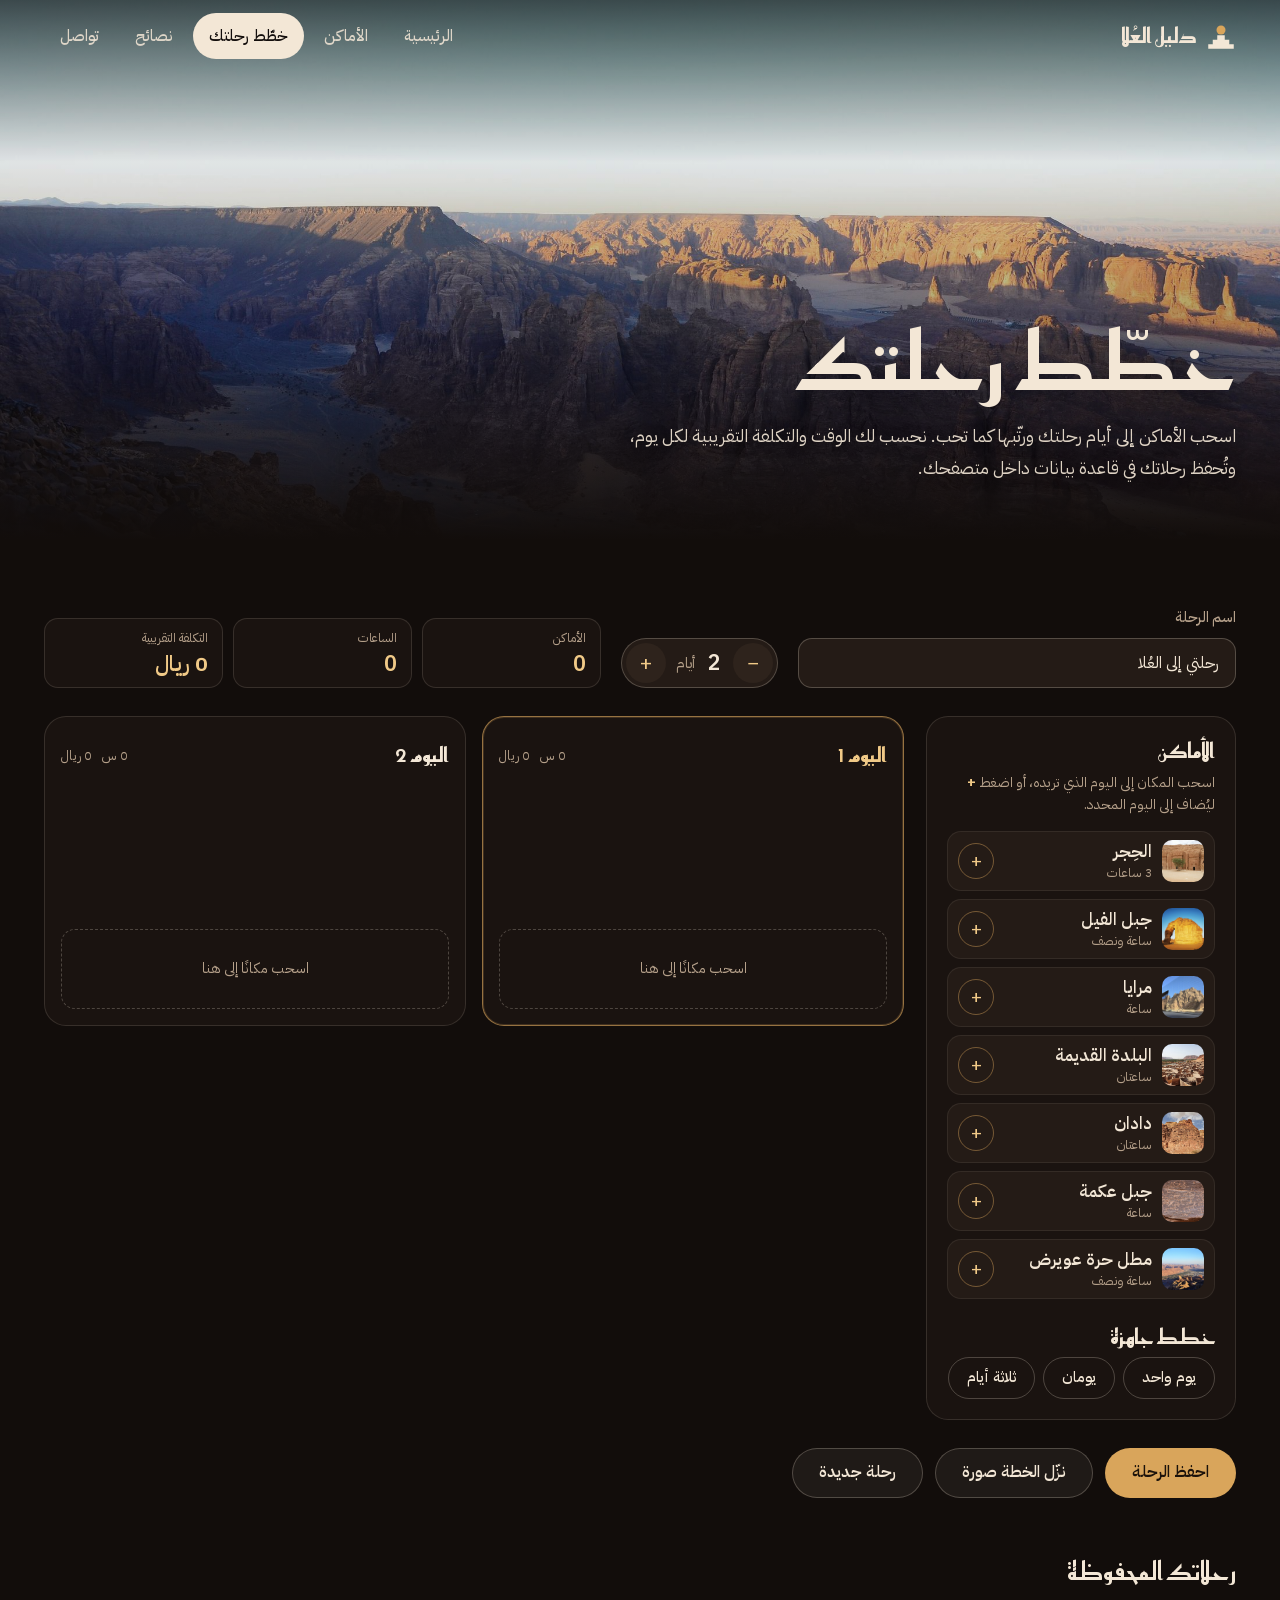
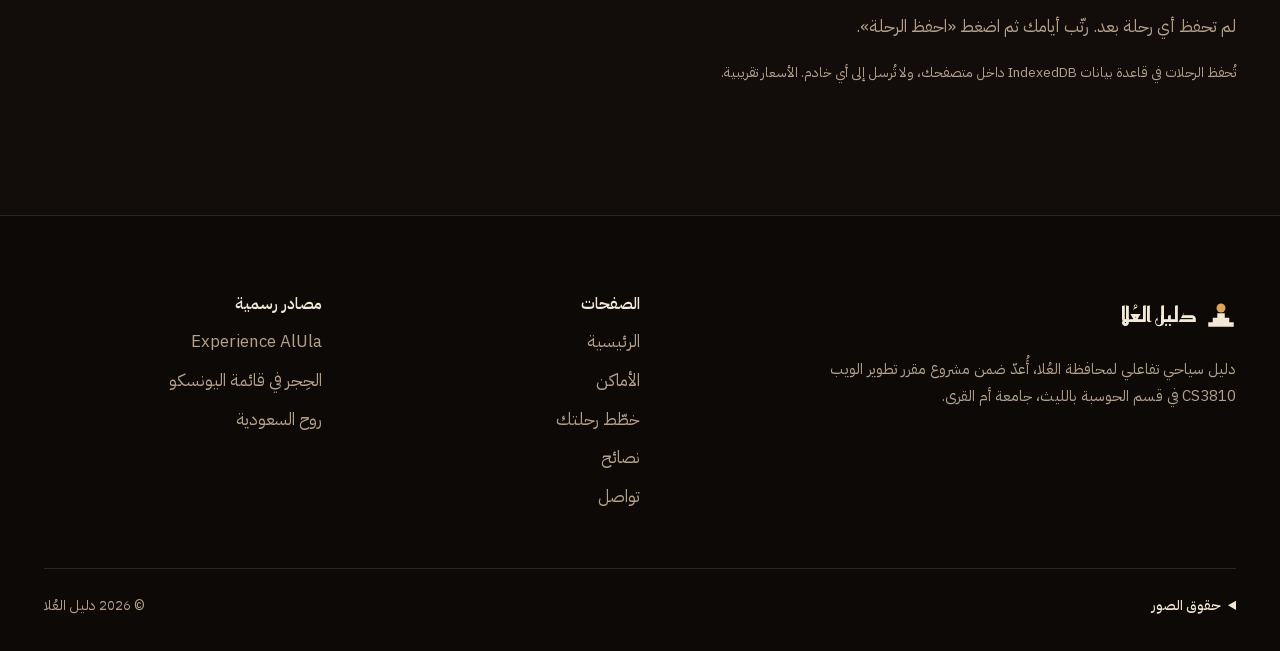
<file: planner.html>
<!DOCTYPE html>
<html lang="ar" dir="rtl">
<head>
<meta charset="UTF-8">
<meta name="viewport" content="width=device-width, initial-scale=1">
<title>خطّط رحلتك | دليل العُلا</title>
<meta name="description" content="رتّب رحلتك إلى العُلا يومًا بيوم واحفظها في متصفحك.">
<meta name="theme-color" content="#120d0b">
<link rel="icon" href="media/favicon.svg" type="image/svg+xml">
<link rel="stylesheet" href="css/style.css">
</head>
<body class="page-planner" data-page="planner">
<a class="skip-link" href="#main">انتقل إلى المحتوى</a>
<header class="site-header" id="top">
  <div class="bar">
    <a class="brand" href="index.html">
      <svg class="brand-mark" viewBox="0 0 40 40" aria-hidden="true"><circle cx="20" cy="12" r="6"/><path d="M3 37v-6h6v-6h6v-6h10v6h6v6h6v6z"/></svg>
      <span class="brand-name">دليل العُلا</span>
    </a>
    <button class="nav-toggle" type="button" aria-expanded="false" aria-controls="site-nav">
      <span class="nav-toggle-lines" aria-hidden="true"><i></i><i></i></span>
      <span class="sr-only">القائمة</span>
    </button>
    <nav class="site-nav" id="site-nav" aria-label="التنقل الرئيسي">
      <ul>
        <li><a href="index.html">الرئيسية</a></li>
        <li><a href="places.html">الأماكن</a></li>
        <li><a href="planner.html" aria-current="page">خطّط رحلتك</a></li>
        <li><a href="tips.html">نصائح</a></li>
        <li><a href="contact.html">تواصل</a></li>
      </ul>
    </nav>
  </div>
</header>

<main id="main">
<section class="page-hero">
  <img class="page-hero-img" src="media/banner-planner.jpg" alt="منظر واسع لجبال العُلا وأوديتها">
  <div class="wrap page-hero-text">
    <h1>خطّط رحلتك</h1>
    <p>اسحب الأماكن إلى أيام رحلتك ورتّبها كما تحب. نحسب لك الوقت والتكلفة التقريبية لكل يوم، وتُحفظ رحلاتك في قاعدة بيانات داخل متصفحك.</p>
  </div>
</section>

<section class="band band-ink" aria-labelledby="planner-title">
  <div class="wrap">
    <h2 class="sr-only" id="planner-title">مخطط الرحلة</h2>
    <div class="planner-top">
      <label class="field trip-name">
        <span>اسم الرحلة</span>
        <input id="trip-name" type="text" maxlength="40" value="رحلتي إلى العُلا">
      </label>
      <div class="stepper" role="group" aria-label="عدد أيام الرحلة">
        <button type="button" id="day-minus" aria-label="إنقاص يوم">−</button>
        <output id="day-count" aria-live="polite">2</output>
        <span>أيام</span>
        <button type="button" id="day-plus" aria-label="إضافة يوم">+</button>
      </div>
      <dl class="summary">
        <div><dt>الأماكن</dt><dd id="sum-places">0</dd></div>
        <div><dt>الساعات</dt><dd id="sum-hours">0</dd></div>
        <div><dt>التكلفة التقريبية</dt><dd><span id="sum-cost">0</span> ريال</dd></div>
      </dl>
    </div>

    <div class="planner">
      <aside class="pool" aria-labelledby="pool-title">
        <h3 id="pool-title">الأماكن</h3>
        <p class="hint">اسحب المكان إلى اليوم الذي تريده، أو اضغط <b>+</b> ليُضاف إلى اليوم المحدد.</p>
        <ul class="pool-list" id="pool"></ul>
        <h3>خطط جاهزة</h3>
        <div class="presets">
          <button type="button" class="chip" data-preset="1">يوم واحد</button>
          <button type="button" class="chip" data-preset="2">يومان</button>
          <button type="button" class="chip" data-preset="3">ثلاثة أيام</button>
        </div>
      </aside>
      <div class="board" id="board" aria-label="أيام الرحلة"></div>
    </div>

    <div class="planner-actions">
      <button type="button" class="btn btn-gold" id="save-trip">احفظ الرحلة</button>
      <button type="button" class="btn btn-ghost" id="export-trip">نزّل الخطة صورة</button>
      <button type="button" class="btn btn-ghost" id="new-trip">رحلة جديدة</button>
    </div>

    <section class="saved" aria-labelledby="saved-title">
      <h3 id="saved-title">رحلاتك المحفوظة</h3>
      <ul class="saved-list" id="saved-list"></ul>
      <p class="empty" id="saved-empty">لم تحفظ أي رحلة بعد. رتّب أيامك ثم اضغط «احفظ الرحلة».</p>
    </section>
    <p class="fine">تُحفظ الرحلات في قاعدة بيانات IndexedDB داخل متصفحك، ولا تُرسل إلى أي خادم. الأسعار تقريبية.</p>
  </div>
</section>

</main>
<footer class="site-footer">
  <div class="wrap footer-grid">
    <div class="footer-brand">
      <a class="brand" href="index.html">
        <svg class="brand-mark" viewBox="0 0 40 40" aria-hidden="true"><circle cx="20" cy="12" r="6"/><path d="M3 37v-6h6v-6h6v-6h10v6h6v6h6v6z"/></svg>
        <span class="brand-name">دليل العُلا</span>
      </a>
      <p>دليل سياحي تفاعلي لمحافظة العُلا، أُعدّ ضمن مشروع مقرر تطوير الويب <span dir="ltr">CS3810</span> في قسم الحوسبة بالليث، جامعة أم القرى.</p>
    </div>
    <nav class="footer-col" aria-label="صفحات الموقع">
      <h2>الصفحات</h2>
      <ul>
        <li><a href="index.html">الرئيسية</a></li>
        <li><a href="places.html">الأماكن</a></li>
        <li><a href="planner.html">خطّط رحلتك</a></li>
        <li><a href="tips.html">نصائح</a></li>
        <li><a href="contact.html">تواصل</a></li>
      </ul>
    </nav>
    <div class="footer-col">
      <h2>مصادر رسمية</h2>
      <ul>
        <li><a href="https://www.experiencealula.com" target="_blank" rel="noopener">Experience AlUla</a></li>
        <li><a href="https://whc.unesco.org/en/list/1293" target="_blank" rel="noopener">الحِجر في قائمة اليونسكو</a></li>
        <li><a href="https://www.visitsaudi.com" target="_blank" rel="noopener">روح السعودية</a></li>
      </ul>
    </div>
  </div>
  <div class="wrap footer-bottom">
    <details class="credits">
      <summary>حقوق الصور</summary>
      <p>جميع الصور من <a href="https://commons.wikimedia.org" target="_blank" rel="noopener">ويكيميديا كومنز</a> برخص حرة، مع حفظ حق كل مصوّر.</p>
      <ul>
        <li><a href="https://commons.wikimedia.org/wiki/File:%22Summer_Untold%22_Campaign_Launched%2C_AlUla_%282024%29.jpg" target="_blank" rel="noopener">قصر الفريد في الحِجر</a>، تصوير وكالة الأنباء السعودية (واس)، <span dir="ltr">CC BY-SA 4.0</span></li>
        <li><a href="https://commons.wikimedia.org/wiki/File:20141006_143132_resized.jpg" target="_blank" rel="noopener">مقابر الحِجر</a>، تصوير Franksuresh، <span dir="ltr">CC0</span></li>
        <li><a href="https://commons.wikimedia.org/wiki/File:Elephant_Rock_Al_Ula.jpg" target="_blank" rel="noopener">جبل الفيل</a>، تصوير Lukas31، <span dir="ltr">CC BY-SA 4.0</span></li>
        <li><a href="https://commons.wikimedia.org/wiki/File:Maraya_Concert_Hall_20260130_5.jpg" target="_blank" rel="noopener">مرايا</a>، تصوير Z thomas، <span dir="ltr">CC BY 4.0</span></li>
        <li><a href="https://commons.wikimedia.org/wiki/File:Al-Ula_Old_Town_2021.jpg" target="_blank" rel="noopener">البلدة القديمة</a>، تصوير Richard Mortel، <span dir="ltr">CC BY 2.0</span></li>
        <li><a href="https://commons.wikimedia.org/wiki/File:Ancient_site_of_Dadan_at_al-Ula%2C_1st_millenium_BCE%2C_Saudi_Arabia_1.jpg" target="_blank" rel="noopener">دادان</a>، تصوير Richard Mortel، <span dir="ltr">CC BY 2.0</span></li>
        <li><a href="https://commons.wikimedia.org/wiki/File:Jabal_Ikmah%2C_ancient_Arabian_rock_art_and_inscription_site%3B_1st_millenium_BCE%3B_al-Ula%2C_Saudi_Arabia_%2819%29.jpg" target="_blank" rel="noopener">جبل عكمة</a>، تصوير Richard Mortel، <span dir="ltr">CC BY 2.0</span></li>
        <li><a href="https://commons.wikimedia.org/wiki/File:Al_Ula_%286748577917%29.jpg" target="_blank" rel="noopener">إطلالة على واحة العُلا</a>، تصوير Sammy Six، <span dir="ltr">CC BY 2.0</span></li>
        <li><a href="https://commons.wikimedia.org/wiki/File:%D9%82%D8%B5%D8%B1_%D8%A7%D9%84%D9%81%D8%B1%D9%8A%D8%AF.jpg" target="_blank" rel="noopener">قصر الفريد والأزهار البرية</a>، تصوير وكالة الأنباء السعودية (واس)، <span dir="ltr">CC BY-SA 4.0</span></li>
        <li><a href="https://commons.wikimedia.org/wiki/File:Al_Ula_%286749309959%29.jpg" target="_blank" rel="noopener">جبال العُلا</a>، تصوير Sammy Six، <span dir="ltr">CC BY 2.0</span></li>
        <li><a href="https://commons.wikimedia.org/wiki/File:Ancient_site_of_Dadan_at_al-Ula%2C_1st_millenium_BCE%2C_Saudi_Arabia_36.jpg" target="_blank" rel="noopener">واحة العُلا قرب دادان</a>، تصوير Richard Mortel، <span dir="ltr">CC BY 2.0</span></li>
        <li><a href="https://commons.wikimedia.org/wiki/File:Al-Ula_Old_Town_2021_Wikivoyage_banner.jpg" target="_blank" rel="noopener">بانوراما البلدة القديمة</a>، تصوير Richard Mortel، <span dir="ltr">CC BY 2.0</span></li>
        <li><a href="https://commons.wikimedia.org/wiki/File:Madain_Saleh_2017_02.jpg" target="_blank" rel="noopener">الحِجر</a>، تصوير Ahmad AlHasanat، <span dir="ltr">CC BY-SA 4.0</span></li>
        <li><a href="https://commons.wikimedia.org/wiki/File:Elephant_Rock_%286736020449%29.jpg" target="_blank" rel="noopener">جبل الفيل من بعيد</a>، تصوير Sammy Six، <span dir="ltr">CC BY 2.0</span></li>
      </ul>
    </details>
    <p class="copy">© 2026 دليل العُلا</p>
  </div>
</footer>

<script src="js/script.js"></script>
</body>
</html>
</file>
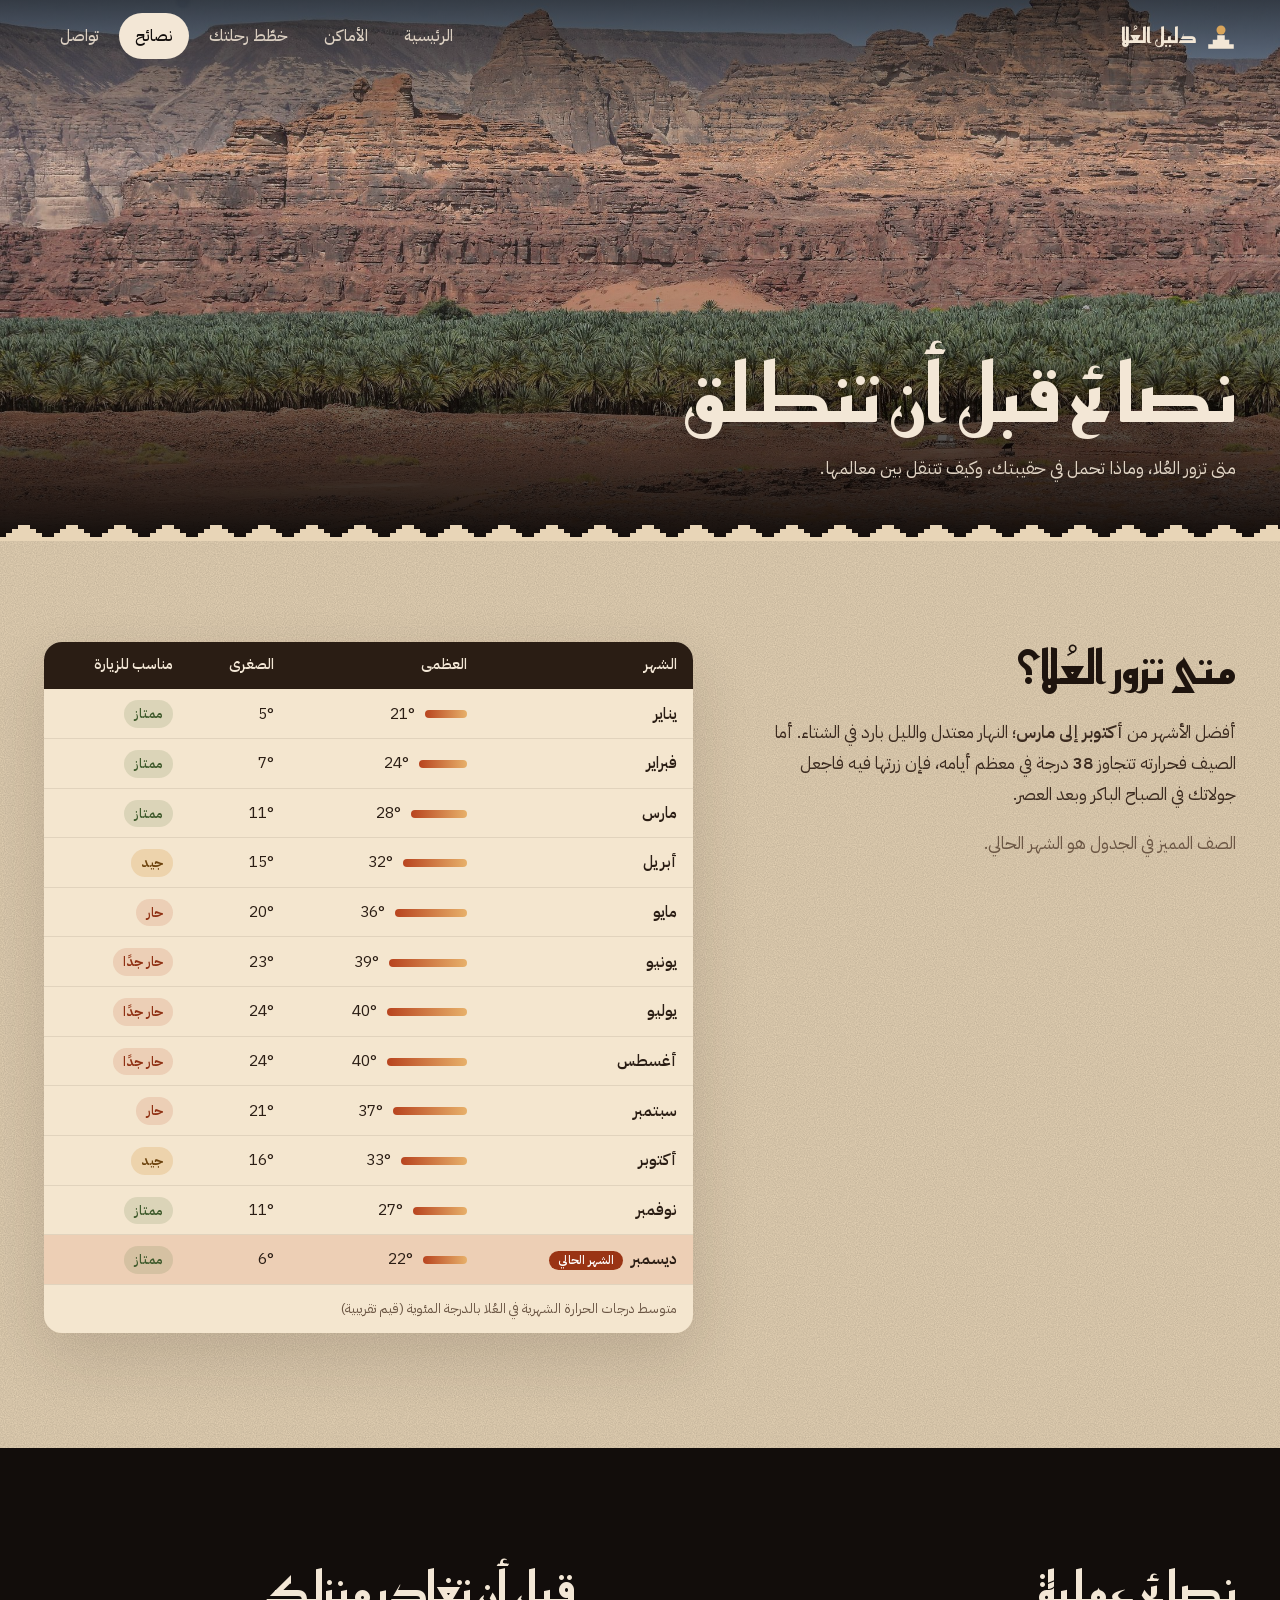
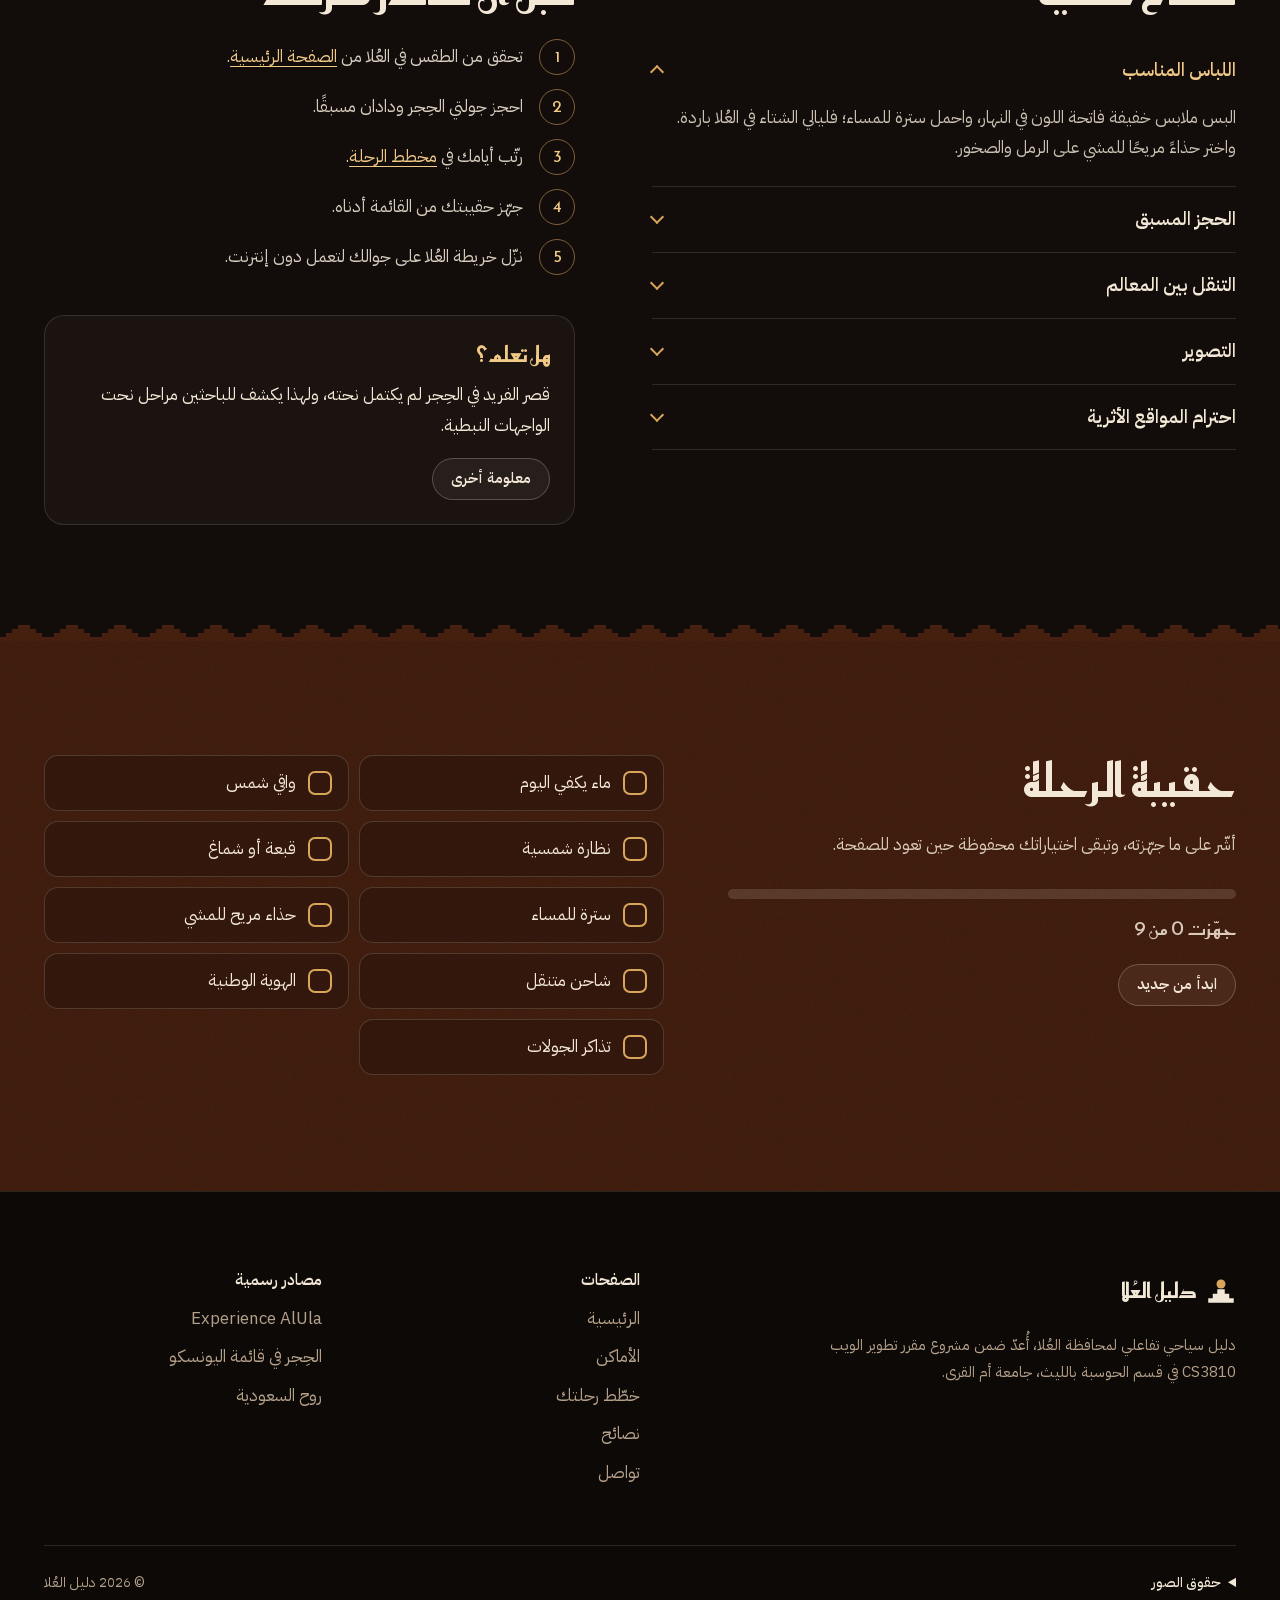
<file: tips.html>
<!DOCTYPE html>
<html lang="ar" dir="rtl">
<head>
<meta charset="UTF-8">
<meta name="viewport" content="width=device-width, initial-scale=1">
<title>نصائح الرحلة | دليل العُلا</title>
<meta name="description" content="أفضل وقت لزيارة العُلا، ونصائح عملية، وقائمة تجهيز الحقيبة.">
<meta name="theme-color" content="#120d0b">
<link rel="icon" href="media/favicon.svg" type="image/svg+xml">
<link rel="stylesheet" href="css/style.css">
</head>
<body class="page-tips" data-page="tips">
<a class="skip-link" href="#main">انتقل إلى المحتوى</a>
<header class="site-header" id="top">
  <div class="bar">
    <a class="brand" href="index.html">
      <svg class="brand-mark" viewBox="0 0 40 40" aria-hidden="true"><circle cx="20" cy="12" r="6"/><path d="M3 37v-6h6v-6h6v-6h10v6h6v6h6v6z"/></svg>
      <span class="brand-name">دليل العُلا</span>
    </a>
    <button class="nav-toggle" type="button" aria-expanded="false" aria-controls="site-nav">
      <span class="nav-toggle-lines" aria-hidden="true"><i></i><i></i></span>
      <span class="sr-only">القائمة</span>
    </button>
    <nav class="site-nav" id="site-nav" aria-label="التنقل الرئيسي">
      <ul>
        <li><a href="index.html">الرئيسية</a></li>
        <li><a href="places.html">الأماكن</a></li>
        <li><a href="planner.html">خطّط رحلتك</a></li>
        <li><a href="tips.html" aria-current="page">نصائح</a></li>
        <li><a href="contact.html">تواصل</a></li>
      </ul>
    </nav>
  </div>
</header>

<main id="main">
<section class="page-hero">
  <img class="page-hero-img" src="media/banner-tips.jpg" alt="واحة نخيل العُلا تحت الجبال قرب دادان">
  <div class="wrap page-hero-text">
    <h1>نصائح قبل أن تنطلق</h1>
    <p>متى تزور العُلا، وماذا تحمل في حقيبتك، وكيف تتنقل بين معالمها.</p>
  </div>
</section>

<section class="band band-sand steps-top" aria-labelledby="climate-title">
  <div class="wrap climate-grid">
    <div class="climate-text">
      <h2 id="climate-title">متى تزور العُلا؟</h2>
      <p>أفضل الأشهر من <b>أكتوبر إلى مارس</b>؛ النهار معتدل والليل بارد في الشتاء. أما الصيف فحرارته تتجاوز <b>38</b> درجة في معظم أيامه، فإن زرتها فيه فاجعل جولاتك في الصباح الباكر وبعد العصر.</p>
      <p class="fine">الصف المميز في الجدول هو الشهر الحالي.</p>
    </div>
    <div class="table-wrap">
      <table class="climate">
        <caption>متوسط درجات الحرارة الشهرية في العُلا بالدرجة المئوية (قيم تقريبية)</caption>
        <thead>
          <tr><th scope="col">الشهر</th><th scope="col">العظمى</th><th scope="col">الصغرى</th><th scope="col">مناسب للزيارة</th></tr>
        </thead>
        <tbody>
          <tr data-month="1"><th scope="row">يناير</th><td><span class="temp-bar" style="--v:21"></span>21°</td><td>5°</td><td><span class="rate good">ممتاز</span></td></tr>
          <tr data-month="2"><th scope="row">فبراير</th><td><span class="temp-bar" style="--v:24"></span>24°</td><td>7°</td><td><span class="rate good">ممتاز</span></td></tr>
          <tr data-month="3"><th scope="row">مارس</th><td><span class="temp-bar" style="--v:28"></span>28°</td><td>11°</td><td><span class="rate good">ممتاز</span></td></tr>
          <tr data-month="4"><th scope="row">أبريل</th><td><span class="temp-bar" style="--v:32"></span>32°</td><td>15°</td><td><span class="rate ok">جيد</span></td></tr>
          <tr data-month="5"><th scope="row">مايو</th><td><span class="temp-bar" style="--v:36"></span>36°</td><td>20°</td><td><span class="rate hot">حار</span></td></tr>
          <tr data-month="6"><th scope="row">يونيو</th><td><span class="temp-bar" style="--v:39"></span>39°</td><td>23°</td><td><span class="rate hot">حار جدًا</span></td></tr>
          <tr data-month="7"><th scope="row">يوليو</th><td><span class="temp-bar" style="--v:40"></span>40°</td><td>24°</td><td><span class="rate hot">حار جدًا</span></td></tr>
          <tr data-month="8"><th scope="row">أغسطس</th><td><span class="temp-bar" style="--v:40"></span>40°</td><td>24°</td><td><span class="rate hot">حار جدًا</span></td></tr>
          <tr data-month="9"><th scope="row">سبتمبر</th><td><span class="temp-bar" style="--v:37"></span>37°</td><td>21°</td><td><span class="rate hot">حار</span></td></tr>
          <tr data-month="10"><th scope="row">أكتوبر</th><td><span class="temp-bar" style="--v:33"></span>33°</td><td>16°</td><td><span class="rate ok">جيد</span></td></tr>
          <tr data-month="11"><th scope="row">نوفمبر</th><td><span class="temp-bar" style="--v:27"></span>27°</td><td>11°</td><td><span class="rate good">ممتاز</span></td></tr>
          <tr data-month="12"><th scope="row">ديسمبر</th><td><span class="temp-bar" style="--v:22"></span>22°</td><td>6°</td><td><span class="rate good">ممتاز</span></td></tr>
        </tbody>
      </table>
    </div>
  </div>
</section>

<section class="band band-ink" aria-labelledby="advice-title">
  <div class="wrap advice-grid">
    <div>
      <h2 id="advice-title">نصائح عملية</h2>
      <div class="accordion" id="accordion">
        <div class="acc-item">
          <h3><button type="button" class="acc-btn" aria-expanded="true" aria-controls="acc-1" id="acc-1-btn">اللباس المناسب</button></h3>
          <div class="acc-panel" id="acc-1" role="region" aria-labelledby="acc-1-btn">
            <p>البس ملابس خفيفة فاتحة اللون في النهار، واحمل سترة للمساء؛ فليالي الشتاء في العُلا باردة. واختر حذاءً مريحًا للمشي على الرمل والصخور.</p>
          </div>
        </div>
        <div class="acc-item">
          <h3><button type="button" class="acc-btn" aria-expanded="false" aria-controls="acc-2" id="acc-2-btn">الحجز المسبق</button></h3>
          <div class="acc-panel" id="acc-2" role="region" aria-labelledby="acc-2-btn" hidden>
            <p>زيارة الحِجر ودادان تكون بجولات مع مرشد، فاحجز مقعدك من موقع <a href="https://www.experiencealula.com" target="_blank" rel="noopener">Experience AlUla</a> قبل موعدك بوقت كافٍ، خاصة في الإجازات والمواسم.</p>
          </div>
        </div>
        <div class="acc-item">
          <h3><button type="button" class="acc-btn" aria-expanded="false" aria-controls="acc-3" id="acc-3-btn">التنقل بين المعالم</button></h3>
          <div class="acc-panel" id="acc-3" role="region" aria-labelledby="acc-3-btn" hidden>
            <p>المسافات بين المعالم طويلة نسبيًا، فالحِجر وحدها تبعد نحو 20 كيلومترًا شمال البلدة القديمة. السيارة أسهل وسيلة، ونقطة انطلاق حافلات جولة الحِجر محددة في تذكرتك.</p>
          </div>
        </div>
        <div class="acc-item">
          <h3><button type="button" class="acc-btn" aria-expanded="false" aria-controls="acc-4" id="acc-4-btn">التصوير</button></h3>
          <div class="acc-panel" id="acc-4" role="region" aria-labelledby="acc-4-btn" hidden>
            <p>أجمل ضوء في العُلا عند الشروق والغروب، حين يتحول لون الصخور إلى الأحمر والذهبي. جبل الفيل ومطل حرة عويرض من أشهر مواقع تصوير الغروب.</p>
          </div>
        </div>
        <div class="acc-item">
          <h3><button type="button" class="acc-btn" aria-expanded="false" aria-controls="acc-5" id="acc-5-btn">احترام المواقع الأثرية</button></h3>
          <div class="acc-panel" id="acc-5" role="region" aria-labelledby="acc-5-btn" hidden>
            <p>لا تلمس النقوش ولا تتسلق الصخور الأثرية، والتزم بالممرات المحددة للزوار. هذه المواقع صمدت آلاف السنين، وحمايتها مسؤولية كل زائر.</p>
          </div>
        </div>
      </div>
    </div>

    <div>
      <h2>قبل أن تغادر منزلك</h2>
      <ol class="steps">
        <li>تحقق من الطقس في العُلا من <a href="index.html">الصفحة الرئيسية</a>.</li>
        <li>احجز جولتي الحِجر ودادان مسبقًا.</li>
        <li>رتّب أيامك في <a href="planner.html">مخطط الرحلة</a>.</li>
        <li>جهّز حقيبتك من القائمة أدناه.</li>
        <li>نزّل خريطة العُلا على جوالك لتعمل دون إنترنت.</li>
      </ol>

      <div class="fact-card">
        <h3>هل تعلم؟</h3>
        <p id="fact-text">قصر الفريد في الحِجر لم يكتمل نحته، ولهذا يكشف للباحثين مراحل نحت الواجهات النبطية.</p>
        <button type="button" class="btn btn-ghost btn-sm" id="next-fact">معلومة أخرى</button>
      </div>
    </div>
  </div>
</section>

<section class="band band-ember steps-top" aria-labelledby="pack-title">
  <div class="wrap pack-grid">
    <div>
      <h2 id="pack-title">حقيبة الرحلة</h2>
      <p>أشّر على ما جهّزته، وتبقى اختياراتك محفوظة حين تعود للصفحة.</p>
      <div class="progress" role="progressbar" aria-valuemin="0" aria-valuemax="9" aria-valuenow="0" aria-labelledby="pack-text" id="pack-progress"><span id="pack-bar"></span></div>
      <p class="pack-text" id="pack-text">جهّزت 0 من 9</p>
      <button type="button" class="btn btn-ghost btn-sm" id="pack-reset">ابدأ من جديد</button>
    </div>
    <ul class="checklist" id="checklist">
      <li><label><input type="checkbox" value="water"><span>ماء يكفي اليوم</span></label></li>
      <li><label><input type="checkbox" value="sunscreen"><span>واقي شمس</span></label></li>
      <li><label><input type="checkbox" value="glasses"><span>نظارة شمسية</span></label></li>
      <li><label><input type="checkbox" value="hat"><span>قبعة أو شماغ</span></label></li>
      <li><label><input type="checkbox" value="jacket"><span>سترة للمساء</span></label></li>
      <li><label><input type="checkbox" value="shoes"><span>حذاء مريح للمشي</span></label></li>
      <li><label><input type="checkbox" value="power"><span>شاحن متنقل</span></label></li>
      <li><label><input type="checkbox" value="id"><span>الهوية الوطنية</span></label></li>
      <li><label><input type="checkbox" value="tickets"><span>تذاكر الجولات</span></label></li>
    </ul>
  </div>
</section>

</main>
<footer class="site-footer">
  <div class="wrap footer-grid">
    <div class="footer-brand">
      <a class="brand" href="index.html">
        <svg class="brand-mark" viewBox="0 0 40 40" aria-hidden="true"><circle cx="20" cy="12" r="6"/><path d="M3 37v-6h6v-6h6v-6h10v6h6v6h6v6z"/></svg>
        <span class="brand-name">دليل العُلا</span>
      </a>
      <p>دليل سياحي تفاعلي لمحافظة العُلا، أُعدّ ضمن مشروع مقرر تطوير الويب <span dir="ltr">CS3810</span> في قسم الحوسبة بالليث، جامعة أم القرى.</p>
    </div>
    <nav class="footer-col" aria-label="صفحات الموقع">
      <h2>الصفحات</h2>
      <ul>
        <li><a href="index.html">الرئيسية</a></li>
        <li><a href="places.html">الأماكن</a></li>
        <li><a href="planner.html">خطّط رحلتك</a></li>
        <li><a href="tips.html">نصائح</a></li>
        <li><a href="contact.html">تواصل</a></li>
      </ul>
    </nav>
    <div class="footer-col">
      <h2>مصادر رسمية</h2>
      <ul>
        <li><a href="https://www.experiencealula.com" target="_blank" rel="noopener">Experience AlUla</a></li>
        <li><a href="https://whc.unesco.org/en/list/1293" target="_blank" rel="noopener">الحِجر في قائمة اليونسكو</a></li>
        <li><a href="https://www.visitsaudi.com" target="_blank" rel="noopener">روح السعودية</a></li>
      </ul>
    </div>
  </div>
  <div class="wrap footer-bottom">
    <details class="credits">
      <summary>حقوق الصور</summary>
      <p>جميع الصور من <a href="https://commons.wikimedia.org" target="_blank" rel="noopener">ويكيميديا كومنز</a> برخص حرة، مع حفظ حق كل مصوّر.</p>
      <ul>
        <li><a href="https://commons.wikimedia.org/wiki/File:%22Summer_Untold%22_Campaign_Launched%2C_AlUla_%282024%29.jpg" target="_blank" rel="noopener">قصر الفريد في الحِجر</a>، تصوير وكالة الأنباء السعودية (واس)، <span dir="ltr">CC BY-SA 4.0</span></li>
        <li><a href="https://commons.wikimedia.org/wiki/File:20141006_143132_resized.jpg" target="_blank" rel="noopener">مقابر الحِجر</a>، تصوير Franksuresh، <span dir="ltr">CC0</span></li>
        <li><a href="https://commons.wikimedia.org/wiki/File:Elephant_Rock_Al_Ula.jpg" target="_blank" rel="noopener">جبل الفيل</a>، تصوير Lukas31، <span dir="ltr">CC BY-SA 4.0</span></li>
        <li><a href="https://commons.wikimedia.org/wiki/File:Maraya_Concert_Hall_20260130_5.jpg" target="_blank" rel="noopener">مرايا</a>، تصوير Z thomas، <span dir="ltr">CC BY 4.0</span></li>
        <li><a href="https://commons.wikimedia.org/wiki/File:Al-Ula_Old_Town_2021.jpg" target="_blank" rel="noopener">البلدة القديمة</a>، تصوير Richard Mortel، <span dir="ltr">CC BY 2.0</span></li>
        <li><a href="https://commons.wikimedia.org/wiki/File:Ancient_site_of_Dadan_at_al-Ula%2C_1st_millenium_BCE%2C_Saudi_Arabia_1.jpg" target="_blank" rel="noopener">دادان</a>، تصوير Richard Mortel، <span dir="ltr">CC BY 2.0</span></li>
        <li><a href="https://commons.wikimedia.org/wiki/File:Jabal_Ikmah%2C_ancient_Arabian_rock_art_and_inscription_site%3B_1st_millenium_BCE%3B_al-Ula%2C_Saudi_Arabia_%2819%29.jpg" target="_blank" rel="noopener">جبل عكمة</a>، تصوير Richard Mortel، <span dir="ltr">CC BY 2.0</span></li>
        <li><a href="https://commons.wikimedia.org/wiki/File:Al_Ula_%286748577917%29.jpg" target="_blank" rel="noopener">إطلالة على واحة العُلا</a>، تصوير Sammy Six، <span dir="ltr">CC BY 2.0</span></li>
        <li><a href="https://commons.wikimedia.org/wiki/File:%D9%82%D8%B5%D8%B1_%D8%A7%D9%84%D9%81%D8%B1%D9%8A%D8%AF.jpg" target="_blank" rel="noopener">قصر الفريد والأزهار البرية</a>، تصوير وكالة الأنباء السعودية (واس)، <span dir="ltr">CC BY-SA 4.0</span></li>
        <li><a href="https://commons.wikimedia.org/wiki/File:Al_Ula_%286749309959%29.jpg" target="_blank" rel="noopener">جبال العُلا</a>، تصوير Sammy Six، <span dir="ltr">CC BY 2.0</span></li>
        <li><a href="https://commons.wikimedia.org/wiki/File:Ancient_site_of_Dadan_at_al-Ula%2C_1st_millenium_BCE%2C_Saudi_Arabia_36.jpg" target="_blank" rel="noopener">واحة العُلا قرب دادان</a>، تصوير Richard Mortel، <span dir="ltr">CC BY 2.0</span></li>
        <li><a href="https://commons.wikimedia.org/wiki/File:Al-Ula_Old_Town_2021_Wikivoyage_banner.jpg" target="_blank" rel="noopener">بانوراما البلدة القديمة</a>، تصوير Richard Mortel، <span dir="ltr">CC BY 2.0</span></li>
        <li><a href="https://commons.wikimedia.org/wiki/File:Madain_Saleh_2017_02.jpg" target="_blank" rel="noopener">الحِجر</a>، تصوير Ahmad AlHasanat، <span dir="ltr">CC BY-SA 4.0</span></li>
        <li><a href="https://commons.wikimedia.org/wiki/File:Elephant_Rock_%286736020449%29.jpg" target="_blank" rel="noopener">جبل الفيل من بعيد</a>، تصوير Sammy Six، <span dir="ltr">CC BY 2.0</span></li>
      </ul>
    </details>
    <p class="copy">© 2026 دليل العُلا</p>
  </div>
</footer>

<script src="js/script.js"></script>
</body>
</html>
</file>
<file: css/style.css>
@font-face {
  font-family: "Reem Kufi";
  src: url("fonts/reem-kufi.woff") format("woff");
  font-weight: 400 700;
  font-display: swap;
}
@font-face {
  font-family: "IBM Plex Sans Arabic";
  src: url("fonts/plex-arabic-400.woff") format("woff");
  font-weight: 400;
  font-display: swap;
}
@font-face {
  font-family: "IBM Plex Sans Arabic";
  src: url("fonts/plex-arabic-500.woff") format("woff");
  font-weight: 500;
  font-display: swap;
}
@font-face {
  font-family: "IBM Plex Sans Arabic";
  src: url("fonts/plex-arabic-600.woff") format("woff");
  font-weight: 600;
  font-display: swap;
}
@font-face {
  font-family: "IBM Plex Sans Arabic";
  src: url("fonts/plex-arabic-700.woff") format("woff");
  font-weight: 700;
  font-display: swap;
}

:root {
  --ink: #120d0b;
  --ink-2: #1a1310;
  --ink-3: #241b16;
  --ink-4: #2e231c;
  --dune: #f3e7d6;
  --mute: #b5a08a;
  --gold: #d9a55b;
  --gold-2: #f0c987;
  --ember: #c4562e;
  --rust: #9a3414;
  --sand: #e8d5b7;
  --sand-2: #f4e6cf;
  --umber: #2a1d14;
  --umber-2: #5a4636;
  --line: rgba(243, 231, 214, 0.13);
  --line-strong: rgba(243, 231, 214, 0.24);
  --f-display: "Reem Kufi", "Noto Kufi Arabic", Tahoma, sans-serif;
  --f-body: "IBM Plex Sans Arabic", "Segoe UI", Tahoma, Arial, sans-serif;
  --gutter: clamp(18px, 4vw, 44px);
  --wrap: 1200px;
  --radius: 20px;
  --header-h: 72px;
  --steps: url("data:image/svg+xml,%3Csvg xmlns='http://www.w3.org/2000/svg' width='48' height='16'%3E%3Cpath d='M0 16V12H6V8H12V4H18V0H30V4H36V8H42V12H48V16Z'/%3E%3C/svg%3E");
  --grain: url("data:image/svg+xml,%3Csvg xmlns='http://www.w3.org/2000/svg' width='220' height='220'%3E%3Cfilter id='n'%3E%3CfeTurbulence type='fractalNoise' baseFrequency='.9' numOctaves='2' stitchTiles='stitch'/%3E%3CfeColorMatrix values='0 0 0 0 0 0 0 0 0 0 0 0 0 0 0 0 0 0 .5 0'/%3E%3C/filter%3E%3Crect width='100%25' height='100%25' filter='url(%23n)' opacity='.35'/%3E%3C/svg%3E");
}

*,
*::before,
*::after {
  box-sizing: border-box;
}

html {
  scroll-behavior: smooth;
  scroll-padding-top: calc(var(--header-h) + 16px);
  -webkit-text-size-adjust: 100%;
}

body {
  margin: 0;
  background: var(--ink);
  color: var(--dune);
  font: 400 17px/1.8 var(--f-body);
  overflow-x: clip;
  -webkit-font-smoothing: antialiased;
}

img,
svg,
video,
iframe {
  max-width: 100%;
}

img {
  display: block;
}

h1,
h2,
h3 {
  margin: 0 0 0.5em;
  text-wrap: balance;
}

h1,
h2 {
  font-family: var(--f-display);
  font-weight: 600;
  line-height: 1.12;
}

h2 {
  font-size: clamp(2rem, 3.6vw, 3rem);
}

h3 {
  font-size: 1.25rem;
  font-weight: 600;
  line-height: 1.35;
}

p {
  margin: 0 0 1em;
}

a {
  color: var(--gold-2);
  text-underline-offset: 4px;
  text-decoration-thickness: 1px;
}

a:hover {
  color: #fff3dd;
}

b,
strong {
  font-weight: 600;
}

button,
input,
select,
textarea {
  font: inherit;
}

:focus-visible {
  outline: 2px solid var(--gold-2);
  outline-offset: 3px;
}

::selection {
  background: var(--gold);
  color: var(--ink);
}

.wrap {
  width: min(100% - 2 * var(--gutter), var(--wrap));
  margin-inline: auto;
}

.sr-only {
  position: absolute;
  width: 1px;
  height: 1px;
  padding: 0;
  margin: -1px;
  overflow: hidden;
  clip: rect(0 0 0 0);
  white-space: nowrap;
  border: 0;
}

.skip-link {
  position: absolute;
  inset-inline-start: 16px;
  top: -60px;
  z-index: 200;
  padding: 10px 18px;
  border-radius: 999px;
  background: var(--gold);
  color: var(--ink);
  font-weight: 600;
  text-decoration: none;
  transition: top 0.2s;
}

.skip-link:focus {
  top: 12px;
}

.site-header {
  position: fixed;
  inset-inline: 0;
  top: 0;
  z-index: 60;
  border-bottom: 1px solid transparent;
  transition: background 0.35s, border-color 0.35s, backdrop-filter 0.35s;
}

.site-header.is-solid,
.site-header.is-open {
  background: rgba(18, 13, 11, 0.88);
  border-bottom-color: var(--line);
  -webkit-backdrop-filter: blur(16px) saturate(1.2);
  backdrop-filter: blur(16px) saturate(1.2);
}

.bar {
  display: flex;
  align-items: center;
  gap: 24px;
  height: var(--header-h);
  width: min(100% - 2 * var(--gutter), 1320px);
  margin-inline: auto;
}

.brand {
  display: inline-flex;
  align-items: center;
  gap: 10px;
  color: var(--dune);
  text-decoration: none;
  font-family: var(--f-display);
  font-size: 1.3rem;
  font-weight: 600;
  white-space: nowrap;
}

.brand:hover {
  color: var(--dune);
}

.brand-mark {
  width: 30px;
  height: 30px;
  fill: var(--dune);
  flex: none;
}

.brand-mark circle {
  fill: var(--gold);
}

.site-nav {
  margin-inline-start: auto;
}

.site-nav ul {
  display: flex;
  gap: 4px;
  margin: 0;
  padding: 0;
  list-style: none;
}

.site-nav a {
  display: block;
  padding: 9px 16px;
  border-radius: 999px;
  color: rgba(243, 231, 214, 0.86);
  font-size: 0.98rem;
  font-weight: 500;
  text-decoration: none;
  transition: background 0.2s, color 0.2s;
}

.site-nav a:hover {
  color: var(--dune);
  background: rgba(243, 231, 214, 0.1);
}

.site-nav a[aria-current="page"] {
  background: var(--dune);
  color: var(--ink);
}

.nav-toggle {
  display: none;
  margin-inline-start: auto;
  width: 46px;
  height: 46px;
  border: 1px solid var(--line-strong);
  border-radius: 50%;
  background: rgba(18, 13, 11, 0.35);
  color: var(--dune);
  cursor: pointer;
}

.nav-toggle-lines {
  display: grid;
  gap: 6px;
  width: 18px;
  margin: auto;
}

.nav-toggle-lines i {
  display: block;
  height: 2px;
  border-radius: 2px;
  background: currentColor;
  transition: transform 0.3s;
}

.nav-toggle[aria-expanded="true"] .nav-toggle-lines i:first-child {
  transform: translateY(4px) rotate(45deg);
}

.nav-toggle[aria-expanded="true"] .nav-toggle-lines i:last-child {
  transform: translateY(-4px) rotate(-45deg);
}

.btn {
  display: inline-flex;
  align-items: center;
  justify-content: center;
  gap: 10px;
  min-height: 50px;
  padding: 0 26px;
  border: 1px solid transparent;
  border-radius: 999px;
  font: 600 1rem/1.2 var(--f-body);
  text-decoration: none;
  cursor: pointer;
  transition: background 0.2s, color 0.2s, border-color 0.2s, transform 0.2s;
}

.btn:active {
  transform: translateY(1px);
}

.btn-gold {
  background: var(--gold);
  color: #1b120b;
}

.btn-gold:hover {
  background: var(--gold-2);
  color: #1b120b;
}

.btn-ghost {
  background: rgba(243, 231, 214, 0.06);
  border-color: var(--line-strong);
  color: var(--dune);
}

.btn-ghost:hover {
  border-color: var(--gold);
  color: var(--dune);
  background: rgba(217, 165, 91, 0.1);
}

.btn-ghost[aria-pressed="true"] {
  border-color: var(--gold);
  color: var(--gold-2);
}

.btn-sm {
  min-height: 42px;
  padding: 0 18px;
  font-size: 0.93rem;
}

.btn[disabled] {
  opacity: 0.5;
  cursor: not-allowed;
}

.tag {
  display: inline-block;
  padding: 3px 12px;
  border: 1px solid rgba(217, 165, 91, 0.4);
  border-radius: 999px;
  background: rgba(217, 165, 91, 0.14);
  color: var(--gold-2);
  font-size: 0.8rem;
  font-weight: 600;
  line-height: 1.7;
}

.band {
  position: relative;
  padding-block: clamp(72px, 9vw, 128px);
  background: var(--band, var(--ink));
}

.band-ink {
  --band: var(--ink);
}

.band-deep {
  --band: #0c0907;
}

.band-sand {
  --band: var(--sand);
  background: var(--grain), var(--band);
  color: var(--umber);
}

.band-ember {
  --band: #46200f;
  background: var(--grain), var(--band);
  color: var(--dune);
}

.steps-top::before {
  content: "";
  position: absolute;
  inset-inline: 0;
  top: -15px;
  height: 16px;
  background: var(--band);
  -webkit-mask: var(--steps) repeat-x left bottom / 48px 16px;
  mask: var(--steps) repeat-x left bottom / 48px 16px;
  pointer-events: none;
}

.band-sand h2,
.band-sand h3 {
  color: #1e140e;
}

.band-sand a {
  color: #8a3416;
}

.band-sand a:hover {
  color: #5c210c;
}

.band-sand .tag {
  background: rgba(154, 52, 20, 0.08);
  border-color: rgba(154, 52, 20, 0.3);
  color: #8a3416;
}

.band-sand .btn-ghost {
  background: transparent;
  border-color: rgba(42, 29, 20, 0.3);
  color: var(--umber);
}

.section-head {
  display: flex;
  align-items: end;
  justify-content: space-between;
  flex-wrap: wrap;
  gap: 12px 24px;
  margin-bottom: 36px;
}

.section-head h2 {
  margin: 0;
}

.section-lead {
  max-width: 60ch;
  font-size: 1.12rem;
  opacity: 0.85;
}

.link-more {
  font-weight: 600;
}

.fine {
  margin-top: 18px;
  font-size: 0.86rem;
  color: var(--mute);
}

.band-sand .fine {
  color: #6b5644;
}

.empty {
  margin: 8px 0 0;
  color: var(--mute);
}

.hero {
  position: relative;
  display: flex;
  align-items: flex-end;
  min-height: 100vh;
  min-height: 100svh;
  overflow: hidden;
  background: #0c0907;
  color: var(--dune);
}

.hero-media {
  position: absolute;
  inset: 0;
  will-change: transform;
}

.hero-img {
  position: absolute;
  inset: 0;
  width: 100%;
  height: 100%;
  object-fit: cover;
  object-position: 50% 55%;
  transform-origin: 55% 60%;
  filter: var(--img-filter, none);
  animation: drift 50s ease-in-out infinite alternate;
  transition: filter 1.8s ease;
}

@keyframes drift {
  from {
    transform: scale(1.04);
  }
  to {
    transform: scale(1.14) translate3d(-1.2%, -1%, 0);
  }
}

.hero-tint {
  position: absolute;
  inset: 0;
  opacity: 0;
  transition: opacity 1.8s ease;
}

.tint-dawn {
  background: linear-gradient(180deg, rgba(70, 64, 150, 0.7) 0%, rgba(196, 120, 150, 0.45) 45%, rgba(250, 180, 140, 0.2) 100%);
  mix-blend-mode: multiply;
}

.tint-sunset {
  background: linear-gradient(180deg, rgba(255, 112, 44, 0.55) 0%, rgba(255, 160, 80, 0.3) 50%, rgba(150, 44, 12, 0.3) 100%);
  mix-blend-mode: overlay;
}

.tint-night {
  background: linear-gradient(180deg, rgba(4, 7, 28, 0.9) 0%, rgba(10, 14, 42, 0.72) 48%, rgba(8, 6, 12, 0.88) 100%);
}

.hero-stars {
  position: absolute;
  inset: 0 0 auto;
  width: 100%;
  height: 62%;
  opacity: 0;
  transition: opacity 2s ease;
}

.hero-shade {
  position: absolute;
  inset: 0;
  background: linear-gradient(180deg, rgba(12, 9, 7, 0.7) 0%, rgba(12, 9, 7, 0) 20%, rgba(12, 9, 7, 0) 42%, rgba(12, 9, 7, 0.6) 72%, var(--ink) 100%);
}

.hero[data-phase="dawn"] {
  --img-filter: saturate(0.8) brightness(0.8) contrast(1.05);
}

.hero[data-phase="dawn"] .tint-dawn,
.hero[data-phase="sunset"] .tint-sunset,
.hero[data-phase="night"] .tint-night,
.hero[data-phase="night"] .hero-stars {
  opacity: 1;
}

.hero[data-phase="day"] {
  --img-filter: saturate(1.05) brightness(1.03);
}

.hero[data-phase="sunset"] {
  --img-filter: saturate(1.18) contrast(1.06);
}

.hero[data-phase="night"] {
  --img-filter: saturate(0.5) brightness(0.72) contrast(1.1);
}

.hero-layout {
  position: relative;
  z-index: 2;
  display: grid;
  grid-template-columns: minmax(0, 1.4fr) minmax(0, 400px);
  align-items: end;
  gap: 48px;
  padding-block: 140px clamp(56px, 8vw, 96px);
}

.hero-place {
  margin: 0 0 6px;
  color: var(--gold-2);
  font-size: 1.05rem;
  font-weight: 500;
}

.hero h1 {
  margin: 0 0 16px;
  font-size: clamp(5.4rem, 15vw, 12.5rem);
  font-weight: 700;
  line-height: 0.95;
  text-shadow: 0 14px 60px rgba(0, 0, 0, 0.5);
}

.hero-lead {
  max-width: 34ch;
  margin-bottom: 30px;
  color: rgba(243, 231, 214, 0.92);
  font-size: clamp(1.1rem, 1.6vw, 1.32rem);
  text-shadow: 0 2px 18px rgba(0, 0, 0, 0.45);
}

.hero-lead b {
  color: var(--gold-2);
}

.hero-actions {
  display: flex;
  flex-wrap: wrap;
  gap: 12px;
}

.hero .btn-ghost {
  background: rgba(18, 13, 11, 0.35);
  -webkit-backdrop-filter: blur(8px);
  backdrop-filter: blur(8px);
}

.sky-panel {
  padding: 22px 22px 18px;
  border: 1px solid rgba(243, 231, 214, 0.16);
  border-radius: 24px;
  background: rgba(16, 12, 10, 0.52);
  -webkit-backdrop-filter: blur(18px) saturate(1.2);
  backdrop-filter: blur(18px) saturate(1.2);
  box-shadow: 0 30px 80px rgba(0, 0, 0, 0.35);
}

.sky-head {
  display: flex;
  align-items: flex-start;
  justify-content: space-between;
  gap: 12px;
  padding-bottom: 14px;
  border-bottom: 1px solid var(--line);
}

.sky-label {
  display: block;
  color: var(--mute);
  font-size: 0.85rem;
}

.sky-time {
  display: block;
  font-family: var(--f-display);
  font-size: 2.3rem;
  font-weight: 600;
  line-height: 1.2;
}

.sky-phase {
  padding: 4px 14px;
  border: 1px solid rgba(240, 201, 135, 0.5);
  border-radius: 999px;
  color: var(--gold-2);
  font-size: 0.9rem;
  font-weight: 600;
}

.weather {
  display: grid;
  grid-template-columns: 1fr 1fr;
  gap: 12px 18px;
  margin: 14px 0 16px;
}

.weather dt {
  color: var(--mute);
  font-size: 0.8rem;
}

.weather dd {
  margin: 0;
  font-size: 1.02rem;
  font-weight: 500;
}

.phase-switch {
  display: flex;
  flex-wrap: wrap;
  gap: 6px;
}

.phase-switch button {
  flex: 1 1 auto;
  min-height: 40px;
  padding: 0 12px;
  border: 1px solid var(--line-strong);
  border-radius: 999px;
  background: transparent;
  color: var(--dune);
  font-size: 0.9rem;
  cursor: pointer;
  transition: background 0.2s, color 0.2s, border-color 0.2s;
}

.phase-switch button:hover {
  border-color: var(--gold);
}

.phase-switch button[aria-pressed="true"] {
  background: var(--gold);
  border-color: var(--gold);
  color: var(--ink);
  font-weight: 600;
}

.sky-note {
  margin: 12px 0 0;
  color: var(--mute);
  font-size: 0.8rem;
  line-height: 1.6;
}

.intro-grid {
  display: grid;
  grid-template-columns: minmax(0, 1fr) minmax(0, 1fr);
  gap: clamp(36px, 6vw, 96px);
  align-items: center;
}

.intro-text p {
  font-size: 1.12rem;
  color: #3b2a1f;
}

.intro-text i {
  color: #8a3416;
}

.facts {
  display: grid;
  grid-template-columns: 1fr 1fr;
  gap: 0;
  margin: 0;
  padding: 0;
  list-style: none;
}

.facts li {
  padding: 22px 0 20px;
  border-top: 1px solid rgba(42, 29, 20, 0.16);
}

.facts li:nth-child(odd) {
  padding-inline-end: 24px;
}

.facts strong {
  display: block;
  font-family: var(--f-display);
  font-size: clamp(2.6rem, 4.6vw, 3.8rem);
  font-weight: 700;
  line-height: 1.1;
  color: #9a3414;
  font-variant-numeric: tabular-nums;
}

.facts span {
  display: block;
  margin-top: 4px;
  color: var(--umber-2);
  font-size: 0.98rem;
  line-height: 1.5;
}

.timeline {
  position: relative;
  display: grid;
  grid-template-columns: repeat(5, minmax(0, 1fr));
  gap: 28px;
  margin: 52px 0 0;
  padding: 0;
  list-style: none;
}

.timeline::before {
  content: "";
  position: absolute;
  inset-inline: 0;
  top: 9px;
  height: 1px;
  background: linear-gradient(90deg, transparent, rgba(240, 201, 135, 0.55) 8%, rgba(240, 201, 135, 0.55) 92%, transparent);
}

.timeline li {
  position: relative;
  padding-top: 40px;
}

.timeline li::before {
  content: "";
  position: absolute;
  top: 3px;
  inset-inline-start: 0;
  width: 13px;
  height: 13px;
  border-radius: 50%;
  background: var(--gold);
  box-shadow: 0 0 0 6px rgba(217, 165, 91, 0.18);
}

.tl-when {
  display: block;
  margin-bottom: 6px;
  color: var(--gold-2);
  font-size: 0.95rem;
  font-weight: 600;
  line-height: 1.5;
}

.timeline h3 {
  margin-bottom: 8px;
  font-size: 1.22rem;
}

.timeline p {
  margin: 0;
  color: rgba(243, 231, 214, 0.78);
  font-size: 0.97rem;
  line-height: 1.75;
}

.feature-grid {
  display: grid;
  grid-template-columns: minmax(0, 1.25fr) minmax(0, 1fr);
  grid-template-rows: repeat(2, minmax(260px, 1fr));
  gap: 20px;
}

.feature {
  position: relative;
  display: block;
  min-height: 260px;
  overflow: hidden;
  border-radius: var(--radius);
  color: var(--dune);
  text-decoration: none;
  isolation: isolate;
  background: var(--ink-3);
}

.feature-lg {
  grid-row: span 2;
  min-height: 540px;
}

.feature img {
  position: absolute;
  inset: 0;
  z-index: -2;
  width: 100%;
  height: 100%;
  object-fit: cover;
  transition: transform 1.2s cubic-bezier(0.2, 0.7, 0.2, 1);
}

.feature::after {
  content: "";
  position: absolute;
  inset: 0;
  z-index: -1;
  background: linear-gradient(180deg, rgba(10, 7, 6, 0) 38%, rgba(10, 7, 6, 0.9) 100%);
}

.feature:hover {
  color: var(--dune);
}

.feature:hover img {
  transform: scale(1.05);
}

.feature-text {
  position: absolute;
  inset-inline: 0;
  bottom: 0;
  padding: clamp(20px, 3vw, 32px);
}

.feature h3 {
  margin: 10px 0 4px;
  font-family: var(--f-display);
  font-size: clamp(1.7rem, 2.8vw, 2.5rem);
}

.feature-lg h3 {
  font-size: clamp(2.2rem, 4vw, 3.4rem);
}

.feature p {
  max-width: 40ch;
  margin: 0;
  color: rgba(243, 231, 214, 0.85);
}

.film-grid {
  display: grid;
  grid-template-columns: minmax(0, 1.45fr) minmax(0, 1fr);
  gap: clamp(32px, 5vw, 64px);
  align-items: center;
}

.film-player {
  position: relative;
  aspect-ratio: 16 / 9;
  overflow: hidden;
  border-radius: var(--radius);
  background: #000;
  box-shadow: 0 40px 90px rgba(0, 0, 0, 0.5);
}

.film-player iframe {
  position: absolute;
  inset: 0;
  width: 100%;
  height: 100%;
  border: 0;
}

.film-facade {
  position: absolute;
  inset: 0;
  display: grid;
  place-items: center;
  width: 100%;
  padding: 0;
  border: 0;
  background: #000;
  color: var(--dune);
  cursor: pointer;
}

.film-facade img {
  position: absolute;
  inset: 0;
  width: 100%;
  height: 100%;
  object-fit: cover;
  opacity: 0.72;
  transition: opacity 0.4s, transform 1.2s cubic-bezier(0.2, 0.7, 0.2, 1);
}

.film-facade:hover img {
  opacity: 0.85;
  transform: scale(1.03);
}

.play-icon {
  position: relative;
  width: 88px;
  height: 88px;
  border-radius: 50%;
  background: var(--gold);
  box-shadow: 0 0 0 12px rgba(217, 165, 91, 0.22);
  transition: transform 0.3s;
}

.play-icon::after {
  content: "";
  position: absolute;
  inset: 0;
  margin: auto;
  width: 26px;
  height: 30px;
  transform: translateX(3px);
  background: var(--ink);
  clip-path: polygon(0 0, 100% 50%, 0 100%);
}

.film-facade:hover .play-icon {
  transform: scale(1.06);
}

.film-caption {
  position: absolute;
  inset-inline-start: 20px;
  bottom: 16px;
  font-weight: 600;
  text-shadow: 0 2px 12px rgba(0, 0, 0, 0.6);
}

.film-text p {
  color: rgba(243, 231, 214, 0.85);
}

.sound-card {
  margin-top: 28px;
  padding: 20px;
  border: 1px solid var(--line);
  border-radius: 18px;
  background: var(--ink-2);
}

.sound-card p {
  margin: 12px 0 0;
  color: var(--mute);
  font-size: 0.92rem;
}

.sound-btn {
  display: inline-flex;
  align-items: center;
  gap: 14px;
  min-height: 50px;
  padding: 0 22px 0 18px;
  border: 1px solid rgba(217, 165, 91, 0.5);
  border-radius: 999px;
  background: rgba(217, 165, 91, 0.1);
  color: var(--dune);
  font-weight: 600;
  cursor: pointer;
}

.sound-btn:hover {
  background: rgba(217, 165, 91, 0.18);
}

.eq {
  display: inline-flex;
  align-items: flex-end;
  gap: 3px;
  height: 20px;
}

.eq i {
  display: block;
  width: 3px;
  height: 6px;
  border-radius: 2px;
  background: var(--gold-2);
}

.sound-btn[aria-pressed="true"] .eq i {
  animation: eq 1.1s ease-in-out infinite;
}

.sound-btn[aria-pressed="true"] .eq i:nth-child(2) {
  animation-delay: -0.4s;
}

.sound-btn[aria-pressed="true"] .eq i:nth-child(3) {
  animation-delay: -0.8s;
}

.sound-btn[aria-pressed="true"] .eq i:nth-child(4) {
  animation-delay: -0.2s;
}

.sound-btn[aria-pressed="true"] .eq i:nth-child(5) {
  animation-delay: -0.6s;
}

@keyframes eq {
  0%,
  100% {
    height: 5px;
  }
  50% {
    height: 20px;
  }
}

.cta {
  position: relative;
  display: flex;
  align-items: center;
  min-height: 540px;
  overflow: hidden;
  color: var(--dune);
  isolation: isolate;
}

.cta-bg {
  position: absolute;
  inset: 0;
  z-index: -2;
  width: 100%;
  height: 100%;
  object-fit: cover;
}

.cta::after {
  content: "";
  position: absolute;
  inset: 0;
  z-index: -1;
  background: linear-gradient(270deg, rgba(12, 9, 7, 0.92) 0%, rgba(12, 9, 7, 0.55) 55%, rgba(12, 9, 7, 0.15) 100%), linear-gradient(0deg, var(--ink) 0%, rgba(12, 9, 7, 0) 30%);
}

.cta-inner {
  padding-block: 96px;
}

.cta-inner h2 {
  font-size: clamp(2.4rem, 4.6vw, 3.8rem);
}

.cta-inner p {
  max-width: 44ch;
  margin-bottom: 28px;
  color: rgba(243, 231, 214, 0.88);
  font-size: 1.12rem;
}

.site-footer {
  padding: 80px 0 32px;
  border-top: 1px solid var(--line);
  background: #0c0907;
  color: var(--mute);
}

.footer-grid {
  display: grid;
  grid-template-columns: minmax(0, 2fr) minmax(0, 1fr) minmax(0, 1fr);
  gap: 40px;
}

.footer-brand p {
  max-width: 46ch;
  margin-top: 16px;
  font-size: 0.95rem;
}

.footer-col h2 {
  margin-bottom: 14px;
  color: var(--dune);
  font-family: var(--f-body);
  font-size: 1rem;
  font-weight: 600;
}

.footer-col ul {
  display: grid;
  gap: 8px;
  margin: 0;
  padding: 0;
  list-style: none;
}

.footer-col a {
  color: var(--mute);
  text-decoration: none;
}

.footer-col a:hover {
  color: var(--gold-2);
}

.footer-bottom {
  display: flex;
  align-items: flex-start;
  justify-content: space-between;
  flex-wrap: wrap;
  gap: 16px;
  margin-top: 56px;
  padding-top: 24px;
  border-top: 1px solid var(--line);
  font-size: 0.88rem;
}

.credits {
  flex: 1 1 520px;
}

.credits summary {
  cursor: pointer;
  color: var(--dune);
  font-weight: 500;
}

.credits ul {
  display: grid;
  gap: 4px;
  margin: 12px 0 0;
  padding-inline-start: 18px;
}

.credits a {
  color: var(--gold-2);
}

.copy {
  margin: 0;
}

.page-hero {
  position: relative;
  display: flex;
  align-items: flex-end;
  min-height: clamp(400px, 60vh, 580px);
  overflow: hidden;
  background: #0c0907;
  color: var(--dune);
  isolation: isolate;
}

.page-hero + .band {
  padding-top: clamp(40px, 5vw, 72px);
}

.page-hero + .steps-top {
  padding-top: clamp(64px, 8vw, 112px);
}

.page-hero-short {
  min-height: clamp(340px, 46vh, 460px);
}

.page-hero-img {
  position: absolute;
  inset: 0;
  z-index: -2;
  width: 100%;
  height: 100%;
  object-fit: cover;
}

.page-hero::after {
  content: "";
  position: absolute;
  inset: 0;
  z-index: -1;
  background: linear-gradient(180deg, rgba(12, 9, 7, 0.72) 0%, rgba(12, 9, 7, 0.1) 30%, rgba(12, 9, 7, 0.35) 62%, var(--ink) 100%);
}

.page-hero-text {
  padding-block: 150px 56px;
}

.page-hero h1 {
  margin-bottom: 12px;
  font-size: clamp(2.9rem, 6.4vw, 5rem);
  font-weight: 700;
  text-shadow: 0 10px 40px rgba(0, 0, 0, 0.45);
}

.page-hero p {
  max-width: 58ch;
  margin: 0;
  color: rgba(243, 231, 214, 0.9);
  font-size: 1.12rem;
  text-shadow: 0 2px 14px rgba(0, 0, 0, 0.5);
}

.toolbar {
  display: flex;
  align-items: center;
  justify-content: space-between;
  flex-wrap: wrap;
  gap: 14px;
  margin-bottom: 26px;
}

.chips,
.presets {
  display: flex;
  flex-wrap: wrap;
  gap: 8px;
}

.chip {
  min-height: 42px;
  padding: 0 18px;
  border: 1px solid var(--line-strong);
  border-radius: 999px;
  background: transparent;
  color: var(--dune);
  font-size: 0.95rem;
  font-weight: 500;
  cursor: pointer;
  transition: background 0.2s, color 0.2s, border-color 0.2s;
}

.chip:hover {
  border-color: var(--gold);
}

.chip[aria-pressed="true"] {
  background: var(--dune);
  border-color: var(--dune);
  color: var(--ink);
}

.search input {
  width: min(340px, 100%);
  min-height: 46px;
  padding-inline: 46px 18px;
  border: 1px solid var(--line-strong);
  border-radius: 999px;
  background: rgba(243, 231, 214, 0.05) url("data:image/svg+xml,%3Csvg xmlns='http://www.w3.org/2000/svg' width='20' height='20' fill='none' stroke='%23b5a08a' stroke-width='2'%3E%3Ccircle cx='8.5' cy='8.5' r='6'/%3E%3Cpath d='m13 13 5 5'/%3E%3C/svg%3E") no-repeat right 16px center;
  color: var(--dune);
  font-size: 16px;
}

.search input::placeholder {
  color: var(--mute);
}

.search input:focus {
  border-color: var(--gold);
  outline: none;
  box-shadow: 0 0 0 3px rgba(217, 165, 91, 0.2);
}

.explorer {
  display: grid;
  grid-template-columns: minmax(0, 1fr) minmax(0, 1fr);
  gap: 24px;
  align-items: start;
}

.map-card {
  margin: 0;
  padding: 10px;
  border: 1px solid var(--line);
  border-radius: 24px;
  background: #0d0a08;
}

.map-card svg {
  direction: ltr;
  display: block;
  width: 100%;
  height: auto;
  border-radius: 16px;
}

.map-card figcaption {
  padding: 10px 8px 2px;
  color: var(--mute);
  font-size: 0.85rem;
}

.pin {
  cursor: pointer;
  outline: none;
  transition: opacity 0.3s;
}

.pin-dot {
  fill: var(--gold);
  stroke: #0d0a08;
  stroke-width: 3;
  transition: fill 0.2s;
}

.pin-ring {
  fill: none;
  stroke: var(--gold-2);
  stroke-width: 2;
  opacity: 0;
  transform-box: fill-box;
  transform-origin: center;
}

.pin-label {
  fill: var(--dune);
  font-family: var(--f-body);
  font-size: 15px;
  font-weight: 600;
  paint-order: stroke;
  stroke: #0d0a08;
  stroke-width: 5px;
  stroke-linejoin: round;
}

.pin:hover .pin-dot,
.pin.is-active .pin-dot {
  fill: #fff1d6;
}

.pin.is-active .pin-ring {
  opacity: 1;
  animation: ring 2.2s ease-out infinite;
}

.pin:focus-visible .pin-ring {
  opacity: 1;
}

.pin.is-dim {
  opacity: 0.22;
}

@keyframes ring {
  from {
    transform: scale(0.6);
    opacity: 1;
  }
  to {
    transform: scale(1.6);
    opacity: 0;
  }
}

.detail {
  display: flex;
  flex-direction: column;
  overflow: hidden;
  border: 1px solid var(--line);
  border-radius: 24px;
  background: var(--ink-2);
  transition: opacity 0.25s, transform 0.25s;
}

.detail.is-swapping {
  opacity: 0;
  transform: translateY(8px);
}

.detail-img {
  width: 100%;
  aspect-ratio: 16 / 10;
  object-fit: cover;
  background: var(--ink-3);
}

.detail-body {
  padding: 24px clamp(20px, 3vw, 30px) 28px;
}

.detail-body h2 {
  margin: 12px 0 10px;
  font-size: clamp(2rem, 3.2vw, 2.6rem);
}

.detail-body > p {
  color: rgba(243, 231, 214, 0.86);
}

.facts-list {
  display: grid;
  grid-template-columns: 1fr 1fr;
  gap: 10px;
  margin: 18px 0;
  padding: 0;
  list-style: none;
}

.facts-list li {
  padding: 12px 14px;
  border: 1px solid var(--line);
  border-radius: 14px;
  background: var(--ink-3);
}

.facts-list span {
  display: block;
  color: var(--mute);
  font-size: 0.8rem;
}

.facts-list b {
  font-size: 1.02rem;
}

.note {
  padding-inline-start: 14px;
  border-inline-start: 2px solid var(--gold);
  color: var(--gold-2);
  font-size: 0.94rem;
}

.detail-actions {
  display: flex;
  flex-wrap: wrap;
  gap: 10px;
  margin-top: 8px;
}

.count {
  margin: 0;
  color: var(--umber-2);
  font-weight: 500;
}

.place-grid {
  display: grid;
  grid-template-columns: repeat(auto-fill, minmax(min(100%, 260px), 1fr));
  gap: 22px;
  margin: 0;
  padding: 0;
  list-style: none;
}

.place-open {
  display: flex;
  flex-direction: column;
  width: 100%;
  height: 100%;
  padding: 0;
  overflow: hidden;
  border: 1px solid rgba(42, 29, 20, 0.12);
  border-radius: 18px;
  background: var(--sand-2);
  color: var(--umber);
  text-align: start;
  cursor: pointer;
  transition: transform 0.25s, box-shadow 0.25s;
}

.place-open:hover {
  transform: translateY(-4px);
  box-shadow: 0 22px 44px rgba(42, 29, 20, 0.18);
}

.place-open img {
  width: 100%;
  aspect-ratio: 4 / 3;
  object-fit: cover;
  background: #d4bd98;
}

.place-info {
  display: flex;
  flex: 1;
  flex-direction: column;
  align-items: flex-start;
  gap: 6px;
  padding: 16px 18px 18px;
}

.place-name {
  font-family: var(--f-display);
  font-size: 1.5rem;
  font-weight: 600;
  line-height: 1.3;
  color: #1e140e;
}

.place-short {
  color: var(--umber-2);
  font-size: 0.95rem;
  line-height: 1.6;
}

.place-meta {
  display: flex;
  flex-wrap: wrap;
  gap: 4px 0;
  margin-top: auto;
  padding-top: 8px;
  color: #8a3416;
  font-size: 0.86rem;
  font-weight: 600;
}

.place-meta span + span {
  margin-inline-start: 12px;
  padding-inline-start: 12px;
  border-inline-start: 1px solid rgba(138, 52, 22, 0.3);
}

.place-card[hidden] {
  display: none;
}

.field {
  margin-bottom: 18px;
}

.field > span,
.field > label {
  display: block;
  margin-bottom: 8px;
  color: var(--mute);
  font-size: 0.92rem;
  font-weight: 500;
}

input[type="text"],
input[type="email"],
input[type="search"],
select,
textarea {
  width: 100%;
  min-height: 50px;
  padding: 0 16px;
  border: 1px solid var(--line-strong);
  border-radius: 14px;
  background: var(--ink-3);
  color: var(--dune);
  font-size: 16px;
  transition: border-color 0.2s, box-shadow 0.2s;
}

select {
  -webkit-appearance: none;
  appearance: none;
  padding-inline-start: 40px;
  background: var(--ink-3) url("data:image/svg+xml,%3Csvg xmlns='http://www.w3.org/2000/svg' width='14' height='14' fill='none' stroke='%23f0c987' stroke-width='2'%3E%3Cpath d='m2 5 5 5 5-5'/%3E%3C/svg%3E") no-repeat left 16px center;
}

textarea {
  min-height: 150px;
  padding: 14px 16px;
  line-height: 1.7;
  resize: vertical;
}

input:focus,
select:focus,
textarea:focus {
  border-color: var(--gold);
  outline: none;
  box-shadow: 0 0 0 3px rgba(217, 165, 91, 0.2);
}

.field.is-invalid input,
.field.is-invalid textarea {
  border-color: #e07a55;
}

.error {
  min-height: 1.4em;
  margin: 6px 0 0;
  color: #f4a283;
  font-size: 0.88rem;
}

.field-foot {
  display: flex;
  justify-content: space-between;
  gap: 12px;
}

.counter {
  flex: none;
  margin-top: 6px;
  color: var(--mute);
  font-size: 0.85rem;
  font-variant-numeric: tabular-nums;
}

.planner-top {
  display: grid;
  grid-template-columns: minmax(0, 1.1fr) auto minmax(0, 1.4fr);
  align-items: end;
  gap: 20px;
  margin-bottom: 28px;
}

.trip-name {
  margin: 0;
}

.stepper {
  display: flex;
  align-items: center;
  gap: 10px;
  height: 50px;
  padding: 4px;
  border: 1px solid var(--line-strong);
  border-radius: 999px;
  background: var(--ink-3);
}

.stepper button {
  width: 40px;
  height: 40px;
  border: 0;
  border-radius: 50%;
  background: var(--ink-4);
  color: var(--gold-2);
  font-size: 1.3rem;
  line-height: 1;
  cursor: pointer;
}

.stepper button:hover {
  background: #3a2c23;
}

.stepper output {
  min-width: 1.4ch;
  font-size: 1.35rem;
  font-weight: 600;
  text-align: center;
}

.stepper span {
  color: var(--mute);
  font-size: 0.92rem;
}

.summary {
  display: grid;
  grid-template-columns: repeat(3, minmax(0, 1fr));
  gap: 10px;
  margin: 0;
}

.summary div {
  padding: 8px 14px;
  border: 1px solid var(--line);
  border-radius: 14px;
  background: var(--ink-2);
}

.summary dt {
  color: var(--mute);
  font-size: 0.78rem;
  white-space: nowrap;
}

.summary dd {
  margin: 0;
  color: var(--gold-2);
  font-size: 1.35rem;
  font-weight: 600;
  line-height: 1.4;
  white-space: nowrap;
}

.planner {
  display: grid;
  grid-template-columns: 310px minmax(0, 1fr);
  align-items: start;
  gap: 22px;
}

.pool {
  position: sticky;
  top: calc(var(--header-h) + 16px);
  padding: 20px;
  border: 1px solid var(--line);
  border-radius: 22px;
  background: var(--ink-2);
}

.pool h3 {
  margin-bottom: 6px;
  font-family: var(--f-display);
  font-size: 1.3rem;
}

.hint {
  color: var(--mute);
  font-size: 0.88rem;
  line-height: 1.6;
}

.hint b {
  color: var(--gold-2);
}

.pool-list {
  display: grid;
  gap: 8px;
  margin: 12px 0 24px;
  padding: 0;
  list-style: none;
}

.pool-item,
.trip-item {
  display: flex;
  align-items: center;
  gap: 10px;
  padding: 8px 10px;
  border: 1px solid rgba(243, 231, 214, 0.08);
  border-radius: 14px;
  background: var(--ink-3);
  cursor: grab;
  user-select: none;
  transition: opacity 0.2s, border-color 0.2s, background 0.2s;
}

.pool-item:hover,
.trip-item:hover {
  border-color: rgba(217, 165, 91, 0.4);
}

.pool-item.in-trip {
  opacity: 0.45;
}

.pool-item img {
  flex: none;
  width: 42px;
  height: 42px;
  border-radius: 10px;
  object-fit: cover;
}

.item-text {
  display: flex;
  flex-direction: column;
  min-width: 0;
  line-height: 1.4;
}

.item-name {
  font-weight: 600;
  white-space: nowrap;
  overflow: hidden;
  text-overflow: ellipsis;
}

.item-meta {
  color: var(--mute);
  font-size: 0.8rem;
}

.icon-btn {
  flex: none;
  display: grid;
  place-items: center;
  width: 36px;
  height: 36px;
  margin-inline-start: auto;
  border: 1px solid rgba(217, 165, 91, 0.45);
  border-radius: 50%;
  background: transparent;
  color: var(--gold-2);
  font-size: 1.2rem;
  line-height: 1;
  cursor: pointer;
}

.icon-btn:hover {
  background: rgba(217, 165, 91, 0.15);
}

.board {
  display: grid;
  grid-template-columns: repeat(auto-fit, minmax(min(100%, 240px), 1fr));
  gap: 16px;
}

.day {
  display: flex;
  flex-direction: column;
  min-height: 300px;
  padding: 16px;
  border: 1px solid var(--line);
  border-radius: 22px;
  background: var(--ink-2);
  transition: border-color 0.2s, background 0.2s;
}

.day.is-active {
  border-color: rgba(217, 165, 91, 0.65);
  box-shadow: inset 0 0 0 1px rgba(217, 165, 91, 0.2);
}

.day.is-over {
  border-style: dashed;
  border-color: var(--gold);
  background: #221813;
}

.day-head {
  display: flex;
  align-items: center;
  justify-content: space-between;
  gap: 8px;
  margin-bottom: 12px;
}

.day-title {
  padding: 4px 0;
  border: 0;
  background: none;
  color: var(--dune);
  font-family: var(--f-display);
  font-size: 1.25rem;
  font-weight: 600;
  cursor: pointer;
}

.day.is-active .day-title {
  color: var(--gold-2);
}

.day-stats {
  display: flex;
  gap: 10px;
  color: var(--mute);
  font-size: 0.82rem;
  white-space: nowrap;
}

.day-list {
  display: grid;
  align-content: start;
  gap: 8px;
  min-height: 140px;
  margin: 0;
  padding: 0;
  list-style: none;
  flex: 1;
}

.trip-item {
  background: var(--ink-4);
}

.order {
  flex: none;
  width: 1.6em;
  color: var(--gold-2);
  font-family: var(--f-display);
  font-size: 1.1rem;
  text-align: center;
}

.trip-item .icon-btn {
  width: 32px;
  height: 32px;
  border-color: var(--line-strong);
  color: var(--mute);
  font-size: 1.1rem;
}

.day-empty {
  margin: 0;
  padding: 26px 12px;
  border: 1px dashed var(--line-strong);
  border-radius: 14px;
  color: var(--mute);
  font-size: 0.9rem;
  text-align: center;
}

.warn {
  margin: 12px 0 0;
  color: #f3b27a;
  font-size: 0.86rem;
  line-height: 1.6;
}

.dragging {
  opacity: 0.35;
}

.planner-actions {
  display: flex;
  flex-wrap: wrap;
  gap: 12px;
  margin: 28px 0 56px;
}

.saved h3 {
  font-family: var(--f-display);
  font-size: 1.6rem;
}

.saved-list {
  display: grid;
  grid-template-columns: repeat(auto-fill, minmax(min(100%, 280px), 1fr));
  gap: 14px;
  margin: 16px 0 0;
  padding: 0;
  list-style: none;
}

.saved-item {
  display: flex;
  flex-direction: column;
  gap: 4px;
  padding: 18px;
  border: 1px solid var(--line);
  border-radius: 18px;
  background: var(--ink-2);
}

.saved-item b {
  font-size: 1.08rem;
}

.saved-item span {
  color: var(--mute);
  font-size: 0.86rem;
}

.saved-item .row {
  display: flex;
  gap: 8px;
  margin-top: 10px;
}

.climate-grid {
  display: grid;
  grid-template-columns: minmax(0, 0.85fr) minmax(0, 1.15fr);
  align-items: start;
  gap: clamp(32px, 5vw, 72px);
}

.climate-text p {
  color: #3b2a1f;
  font-size: 1.08rem;
}

.table-wrap {
  overflow-x: auto;
  border-radius: 18px;
  box-shadow: 0 24px 60px rgba(42, 29, 20, 0.14);
}

.climate {
  width: 100%;
  border-collapse: collapse;
  background: var(--sand-2);
  font-size: 0.98rem;
}

.climate caption {
  caption-side: bottom;
  padding: 12px 16px;
  background: var(--sand-2);
  color: #6b5644;
  font-size: 0.84rem;
  text-align: start;
}

.climate th,
.climate td {
  padding: 10px 16px;
  border-bottom: 1px solid rgba(42, 29, 20, 0.09);
  text-align: start;
  white-space: nowrap;
}

.climate thead th {
  background: var(--umber);
  color: var(--dune);
  font-size: 0.9rem;
  font-weight: 600;
}

.climate tbody th {
  font-weight: 600;
}

.climate td {
  font-variant-numeric: tabular-nums;
}

.climate tbody tr:hover {
  background: rgba(217, 165, 91, 0.12);
}

.climate tr.is-current {
  background: rgba(196, 86, 46, 0.16);
}

.climate tr.is-current th::after {
  content: "الشهر الحالي";
  margin-inline-start: 8px;
  padding: 1px 9px;
  border-radius: 999px;
  background: #9a3414;
  color: #fff;
  font-size: 0.72rem;
  font-weight: 600;
}

.temp-bar {
  display: inline-block;
  width: calc(var(--v) * 2px);
  height: 8px;
  margin-inline-end: 10px;
  border-radius: 4px;
  background: linear-gradient(to left, #e7b06a, #b8441f);
  vertical-align: middle;
}

.rate {
  display: inline-block;
  padding: 2px 10px;
  border-radius: 999px;
  font-size: 0.82rem;
  font-weight: 600;
}

.rate.good {
  background: rgba(86, 116, 62, 0.16);
  color: #3f5a2c;
}

.rate.ok {
  background: rgba(217, 165, 91, 0.3);
  color: #6d430e;
}

.rate.hot {
  background: rgba(184, 68, 31, 0.14);
  color: #8f3013;
}

.advice-grid {
  display: grid;
  grid-template-columns: minmax(0, 1.1fr) minmax(0, 1fr);
  gap: clamp(36px, 6vw, 88px);
}

.acc-item {
  border-bottom: 1px solid var(--line);
}

.acc-item h3 {
  margin: 0;
}

.acc-btn {
  display: flex;
  align-items: center;
  justify-content: space-between;
  gap: 16px;
  width: 100%;
  padding: 20px 0;
  border: 0;
  background: none;
  color: var(--dune);
  font-size: 1.15rem;
  font-weight: 600;
  text-align: start;
  cursor: pointer;
}

.acc-btn::after {
  content: "";
  flex: none;
  width: 10px;
  height: 10px;
  margin-top: -4px;
  border-right: 2px solid var(--gold);
  border-bottom: 2px solid var(--gold);
  transform: rotate(45deg);
  transition: transform 0.25s, margin 0.25s;
}

.acc-btn[aria-expanded="true"] {
  color: var(--gold-2);
}

.acc-btn[aria-expanded="true"]::after {
  margin-top: 4px;
  transform: rotate(-135deg);
}

.acc-panel p {
  max-width: 60ch;
  margin: 0 0 22px;
  color: rgba(243, 231, 214, 0.82);
}

.steps {
  display: grid;
  gap: 14px;
  margin: 24px 0 0;
  padding: 0;
  list-style: none;
  counter-reset: step;
}

.steps li {
  position: relative;
  min-height: 36px;
  padding-inline-start: 52px;
  padding-top: 3px;
  counter-increment: step;
  color: rgba(243, 231, 214, 0.88);
}

.steps li::before {
  content: counter(step);
  position: absolute;
  inset-inline-start: 0;
  top: 0;
  display: grid;
  place-items: center;
  width: 36px;
  height: 36px;
  border: 1px solid rgba(217, 165, 91, 0.55);
  border-radius: 50%;
  color: var(--gold-2);
  font-family: var(--f-display);
  font-size: 1.05rem;
}

.fact-card {
  margin-top: 40px;
  padding: 24px;
  border: 1px solid var(--line);
  border-radius: 20px;
  background: var(--ink-2);
}

.fact-card h3 {
  color: var(--gold-2);
  font-family: var(--f-display);
  font-size: 1.35rem;
}

.fact-card p {
  min-height: 3.6em;
  transition: opacity 0.3s;
}

.fact-card p.is-fading {
  opacity: 0;
}

.pack-grid {
  display: grid;
  grid-template-columns: minmax(0, 0.9fr) minmax(0, 1.1fr);
  align-items: start;
  gap: clamp(32px, 5vw, 72px);
}

.pack-grid > div p {
  color: rgba(243, 231, 214, 0.85);
}

.progress {
  height: 10px;
  margin-top: 28px;
  overflow: hidden;
  border-radius: 999px;
  background: rgba(243, 231, 214, 0.14);
}

.progress span {
  display: block;
  width: 0;
  height: 100%;
  border-radius: inherit;
  background: linear-gradient(to left, var(--gold-2), var(--gold));
  transition: width 0.4s ease;
}

.pack-text {
  margin: 10px 0 18px;
  font-family: var(--f-display);
  font-size: 1.3rem;
}

.checklist {
  display: grid;
  grid-template-columns: repeat(2, minmax(0, 1fr));
  gap: 10px;
  margin: 0;
  padding: 0;
  list-style: none;
}

.checklist label {
  display: flex;
  align-items: center;
  gap: 12px;
  min-height: 56px;
  padding: 10px 16px;
  border: 1px solid rgba(243, 231, 214, 0.16);
  border-radius: 14px;
  background: rgba(18, 13, 11, 0.28);
  cursor: pointer;
  transition: border-color 0.2s, background 0.2s;
}

.checklist label:hover {
  border-color: rgba(240, 201, 135, 0.5);
}

.checklist input {
  flex: none;
  -webkit-appearance: none;
  appearance: none;
  display: grid;
  place-items: center;
  width: 24px;
  height: 24px;
  margin: 0;
  border: 2px solid var(--gold);
  border-radius: 7px;
  cursor: pointer;
}

.checklist input::after {
  content: "";
  width: 6px;
  height: 11px;
  margin-top: -3px;
  border-right: 2.5px solid var(--ink);
  border-bottom: 2.5px solid var(--ink);
  transform: rotate(45deg) scale(0);
  transition: transform 0.15s;
}

.checklist input:checked {
  background: var(--gold);
}

.checklist input:checked::after {
  transform: rotate(45deg) scale(1);
}

.checklist input:checked + span {
  color: rgba(243, 231, 214, 0.6);
  text-decoration: line-through;
  text-decoration-color: rgba(240, 201, 135, 0.6);
}

.contact-grid {
  display: grid;
  grid-template-columns: minmax(0, 1.15fr) minmax(0, 1fr);
  align-items: start;
  gap: 24px;
}

.panel {
  padding: clamp(22px, 3vw, 34px);
  border: 1px solid var(--line);
  border-radius: 24px;
  background: var(--ink-2);
}

.panel h2 {
  font-size: clamp(1.7rem, 2.6vw, 2.2rem);
}

.panel > p {
  color: rgba(243, 231, 214, 0.8);
}

.form-panel .field > label {
  color: var(--dune);
}

.sent {
  margin-top: 32px;
  padding-top: 24px;
  border-top: 1px solid var(--line);
}

.sent h3 {
  font-family: var(--f-display);
  font-size: 1.3rem;
}

.sent-list {
  display: grid;
  gap: 10px;
  margin: 0;
  padding: 0;
  list-style: none;
}

.sent-list li {
  padding: 14px 16px;
  border: 1px solid var(--line);
  border-radius: 14px;
  background: var(--ink-3);
}

.sent-list .row {
  display: flex;
  align-items: center;
  justify-content: space-between;
  gap: 10px;
  color: var(--mute);
  font-size: 0.84rem;
}

.sent-list p {
  margin: 6px 0 0;
  font-size: 0.95rem;
  overflow-wrap: anywhere;
}

.side {
  display: grid;
  gap: 24px;
}

.distance-controls {
  display: flex;
  flex-wrap: wrap;
  gap: 10px;
}

.distance-controls select {
  flex: 1 1 180px;
  width: auto;
}

.distance-result {
  display: grid;
  grid-template-columns: 1fr 1fr;
  gap: 12px;
  margin: 18px 0 0;
}

.distance-result div {
  padding: 14px 16px;
  border-radius: 16px;
  background: var(--ink-3);
}

.distance-result b {
  display: block;
  color: var(--gold-2);
  font-size: 2rem;
  font-weight: 600;
  line-height: 1.3;
  font-variant-numeric: tabular-nums;
}

.distance-result span {
  color: var(--mute);
  font-size: 0.85rem;
}

.map-embed {
  padding: 0;
  overflow: hidden;
}

.map-embed iframe {
  display: block;
  width: 100%;
  height: 360px;
  border: 0;
}

.toast {
  position: fixed;
  left: 50%;
  bottom: 24px;
  z-index: 120;
  max-width: calc(100% - 32px);
  padding: 14px 24px;
  border-radius: 999px;
  background: var(--dune);
  color: var(--ink);
  font-weight: 600;
  box-shadow: 0 20px 50px rgba(0, 0, 0, 0.45);
  opacity: 0;
  transform: translate(-50%, 16px);
  transition: opacity 0.3s, transform 0.3s;
  pointer-events: none;
}

.toast.show {
  opacity: 1;
  transform: translate(-50%, 0);
}

@media (max-width: 1080px) {
  .hero-layout {
    grid-template-columns: minmax(0, 1fr);
    gap: 32px;
  }

  .sky-panel {
    max-width: 520px;
  }

  .timeline {
    grid-template-columns: minmax(0, 1fr);
    gap: 26px;
  }

  .timeline::before {
    inset-inline: auto;
    inset-inline-start: 6px;
    top: 8px;
    bottom: 8px;
    width: 1px;
    height: auto;
    background: linear-gradient(180deg, rgba(240, 201, 135, 0.55), rgba(240, 201, 135, 0.15));
  }

  .timeline li {
    padding-top: 0;
    padding-inline-start: 40px;
  }

  .explorer,
  .planner,
  .film-grid,
  .contact-grid {
    grid-template-columns: minmax(0, 1fr);
  }

  .pool {
    position: static;
  }

  .pool-list {
    grid-auto-flow: column;
    grid-auto-columns: minmax(220px, 72%);
    overflow-x: auto;
    padding-bottom: 8px;
    scroll-snap-type: x mandatory;
  }

  .pool-item {
    scroll-snap-align: start;
  }

  .planner-top {
    grid-template-columns: minmax(0, 1fr) auto;
  }

  .summary {
    grid-column: 1 / -1;
  }

  .climate-grid,
  .advice-grid,
  .pack-grid,
  .intro-grid {
    grid-template-columns: minmax(0, 1fr);
  }
}

@media (max-width: 860px) {
  .nav-toggle {
    display: grid;
    place-items: center;
  }

  .site-nav {
    position: fixed;
    inset: var(--header-h) 0 auto;
    padding: 8px var(--gutter) 24px;
    border-bottom: 1px solid var(--line);
    background: rgba(18, 13, 11, 0.97);
    opacity: 0;
    visibility: hidden;
    transform: translateY(-8px);
    transition: opacity 0.25s, transform 0.25s, visibility 0.25s;
  }

  .site-nav.is-open {
    opacity: 1;
    visibility: visible;
    transform: none;
  }

  .site-nav ul {
    flex-direction: column;
    gap: 4px;
  }

  .site-nav a {
    padding: 14px 18px;
    border-radius: 14px;
    font-size: 1.08rem;
  }

  .feature-grid {
    grid-template-columns: minmax(0, 1fr);
    grid-template-rows: none;
  }

  .feature-lg {
    grid-row: auto;
    min-height: 420px;
  }

  .footer-grid {
    grid-template-columns: minmax(0, 1fr) minmax(0, 1fr);
  }

  .footer-brand {
    grid-column: 1 / -1;
  }
}

@media (max-width: 600px) {
  body {
    font-size: 16px;
  }

  .hero-layout {
    padding-top: 120px;
  }

  .facts li:nth-child(odd) {
    padding-inline-end: 14px;
  }

  .planner-top {
    grid-template-columns: minmax(0, 1fr);
  }

  .summary dd {
    font-size: 1.2rem;
  }

  .facts-list,
  .checklist {
    grid-template-columns: minmax(0, 1fr);
  }

  .climate th,
  .climate td {
    padding: 9px 10px;
    font-size: 0.88rem;
  }

  .temp-bar {
    width: calc(var(--v) * 1px);
  }

  .cta {
    min-height: 460px;
  }

  .map-embed iframe {
    height: 300px;
  }

  .pin-label {
    font-size: 24px;
    stroke-width: 7px;
  }

  .pin-dot {
    r: 10px;
  }
}

@media (prefers-reduced-motion: reduce) {
  html {
    scroll-behavior: auto;
  }

  *,
  *::before,
  *::after {
    animation-duration: 0.01ms !important;
    animation-iteration-count: 1 !important;
    transition-duration: 0.01ms !important;
  }
}
</file>
